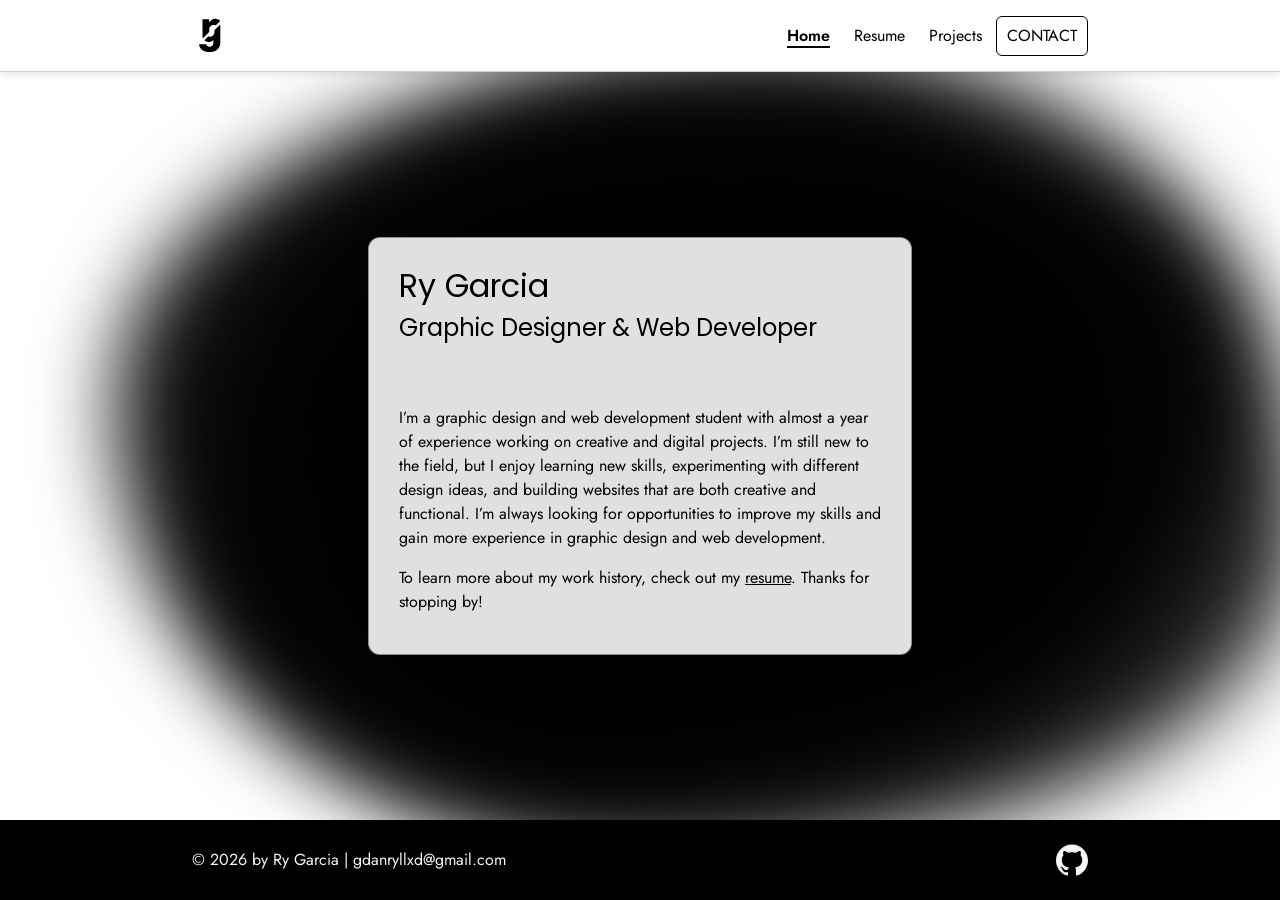
<file: index.html>
<!DOCTYPE html>
<html lang="en">
  <head>
    <meta charset="UTF-8">
    <meta name="viewport" content="width=device-width, initial-scale=1.0">
    <title>Ry Garcia | Graphic Designer &amp; Web Developer</title>
    <meta name="description" content="Ry Garcia is a graphic design and web development student creating geometric, thoughtful digital experiences.">
    <link rel="icon" href="logo%20animation/monogram.svg" type="image/svg+xml">

    <link rel="preconnect" href="https://fonts.googleapis.com">
    <link rel="preconnect" href="https://fonts.gstatic.com" crossorigin>
    <link href="https://fonts.googleapis.com/css2?family=Jost:ital,wght@0,100..900;1,100..900&family=Poppins:wght@400;500;600&display=swap" rel="stylesheet">

    <link rel="stylesheet" href="css/styles.css">
  </head>

  <body class="home">
    <a class="skip-link" href="#main-content">Skip to content</a>

    <div class="navWrap">
      <a href="index.html" class="navLogo" aria-label="Home">
        <svg class="logo" viewBox="0 0 500 500" role="img" aria-label="Ry Garcia monogram">
          <path class="logo-g" d="M280.364,178.832c.059,8.185.182,16.949.182,23.941,0,30.855-29.593,56.183-61.036,56.183-6.953,0-11.017-1.473-14.735-4.535l-49.396,49.396c11.145,12.104,33.011,21.149,50.374,21.149,29.133,0,41.964-6.332,60.46-25.448h.923v35.435c0,32.635-21.731,49.42-47.626,49.42-24.506,0-37.915-12.589-40.227-31.703h-91.092c5.085,57.347,54.099,97.908,131.319,97.908,79.532,0,134.557-44.757,134.557-120.287V105.129l-73.703,73.703Z"></path>
          <path class="logo-r" d="M131.656,282.285l83.306-83.305.556-36.054c0-27.744,23.435-49.475,54.083-49.475,11.64,0,18.456,2.064,25.304,5.587l57.84-57.84c-9.138-9.321-16.112-13.548-22.907-17.027-9.123-4.065-14.662-5.293-19.506-6.321-8.775-1.862-15.678-2.05-17.744-2.081-16.878-.254-30.786,5.124-37.82,8.492-14.78,7.078-28.645,18.927-39.7,36.821h-1.351v-40.69h-82.93l.846,235.604.025,6.288Z"></path>
        </svg>
      </a>
      <input type="checkbox" id="navToggle" class="navToggle" aria-label="Toggle navigation" aria-controls="primaryNavigation" >
      <label for="navToggle" class="navToggleLabel"><span></span></label>
      <nav id="primaryNavigation" aria-label="Primary navigation">
        <ul>
          <li><a href="index.html" class="current-page" aria-current="page">Home</a></li>
          <li><a href="resume.html">Resume</a></li>
          <li><a href="projects.html">Projects</a></li>
          <li><button type="button" class="btn" popovertarget="contactPopover">Contact</button></li>
        </ul>
      </nav>
    </div>

    <div id="contactPopover" popover role="dialog" aria-labelledby="contactHeading">
      <div class="card">
        <img src="images/ry-garcia.webp" alt="Ry Garcia" width="384" height="512" decoding="async">
        <div class="contact-details">
          <h2 id="contactHeading">Ry Garcia</h2>
          <p class="contact-bio">
            I’m a graphic design and web development student who enjoys learning
            new skills, exploring creative ideas, and building websites that are
            both creative and functional.
          </p>
          <p><a href="mailto:gdanryllxd@gmail.com">gdanryllxd@gmail.com</a></p>
        </div>
        <button type="button" popovertarget="contactPopover" popovertargetaction="hide" aria-label="Close contact" autofocus>&#215;</button>
      </div>
    </div>

    <!-- Introduction. -->
    <div class="content-wrapper">
      <div class="content-bg">
        <header>
          <h1>Ry Garcia</h1>
          <p class="site-subtitle">Graphic Designer &amp; Web Developer</p>
        </header>

        <!-- About me. -->
        <main id="main-content" tabindex="-1">
          <p>
            I’m a graphic design and web development student with almost a year
            of experience working on creative and digital projects. I’m still
            new to the field, but I enjoy learning new skills, experimenting
            with different design ideas, and building websites that are both
            creative and functional. I’m always looking for opportunities to
            improve my skills and gain more experience in graphic design and
            web development.
          </p>

          <p>
            To learn more about my work history, check out my
            <a href="resume.html">resume</a>. Thanks for stopping by!
          </p>
        </main>
      </div>
    </div>

    <!-- Footer and social links. -->
    <footer>
      <p>
        © 2026 by Ry Garcia |
        <a href="mailto:gdanryllxd@gmail.com">gdanryllxd@gmail.com</a>
      </p>

      <ul class="socials">
        <li>
          <a href="https://github.com/rydoesart/ry_garcia_resume" target="_blank" rel="noopener" aria-label="GitHub repository">
            <svg class="github-icon" viewBox="0 0 24 24" aria-hidden="true" focusable="false">
              <path fill="currentColor" d="M12 .297c-6.63 0-12 5.373-12 12 0 5.303 3.438 9.8 8.205 11.385.6.113.82-.258.82-.577 0-.285-.01-1.04-.015-2.04-3.338.724-4.042-1.61-4.042-1.61-.546-1.387-1.333-1.756-1.333-1.756-1.09-.745.083-.73.083-.73 1.205.084 1.84 1.237 1.84 1.237 1.07 1.835 2.807 1.305 3.492.998.108-.776.418-1.305.762-1.605-2.665-.3-5.467-1.334-5.467-5.931 0-1.31.469-2.381 1.235-3.221-.124-.303-.535-1.524.117-3.176 0 0 1.008-.322 3.3 1.23.957-.266 1.983-.399 3.003-.404 1.02.005 2.047.138 3.006.404 2.29-1.552 3.295-1.23 3.295-1.23.655 1.652.243 2.873.12 3.176.77.84 1.232 1.911 1.232 3.221 0 4.609-2.807 5.628-5.479 5.921.43.372.823 1.102.823 2.222 0 1.606-.015 2.903-.015 3.297 0 .322.216.694.825.576C20.565 22.092 24 17.592 24 12.297c0-6.627-5.373-12-12-12Z"/>
            </svg>
          </a>
        </li>
      </ul>
    </footer>

  </body>
</html>
</file>
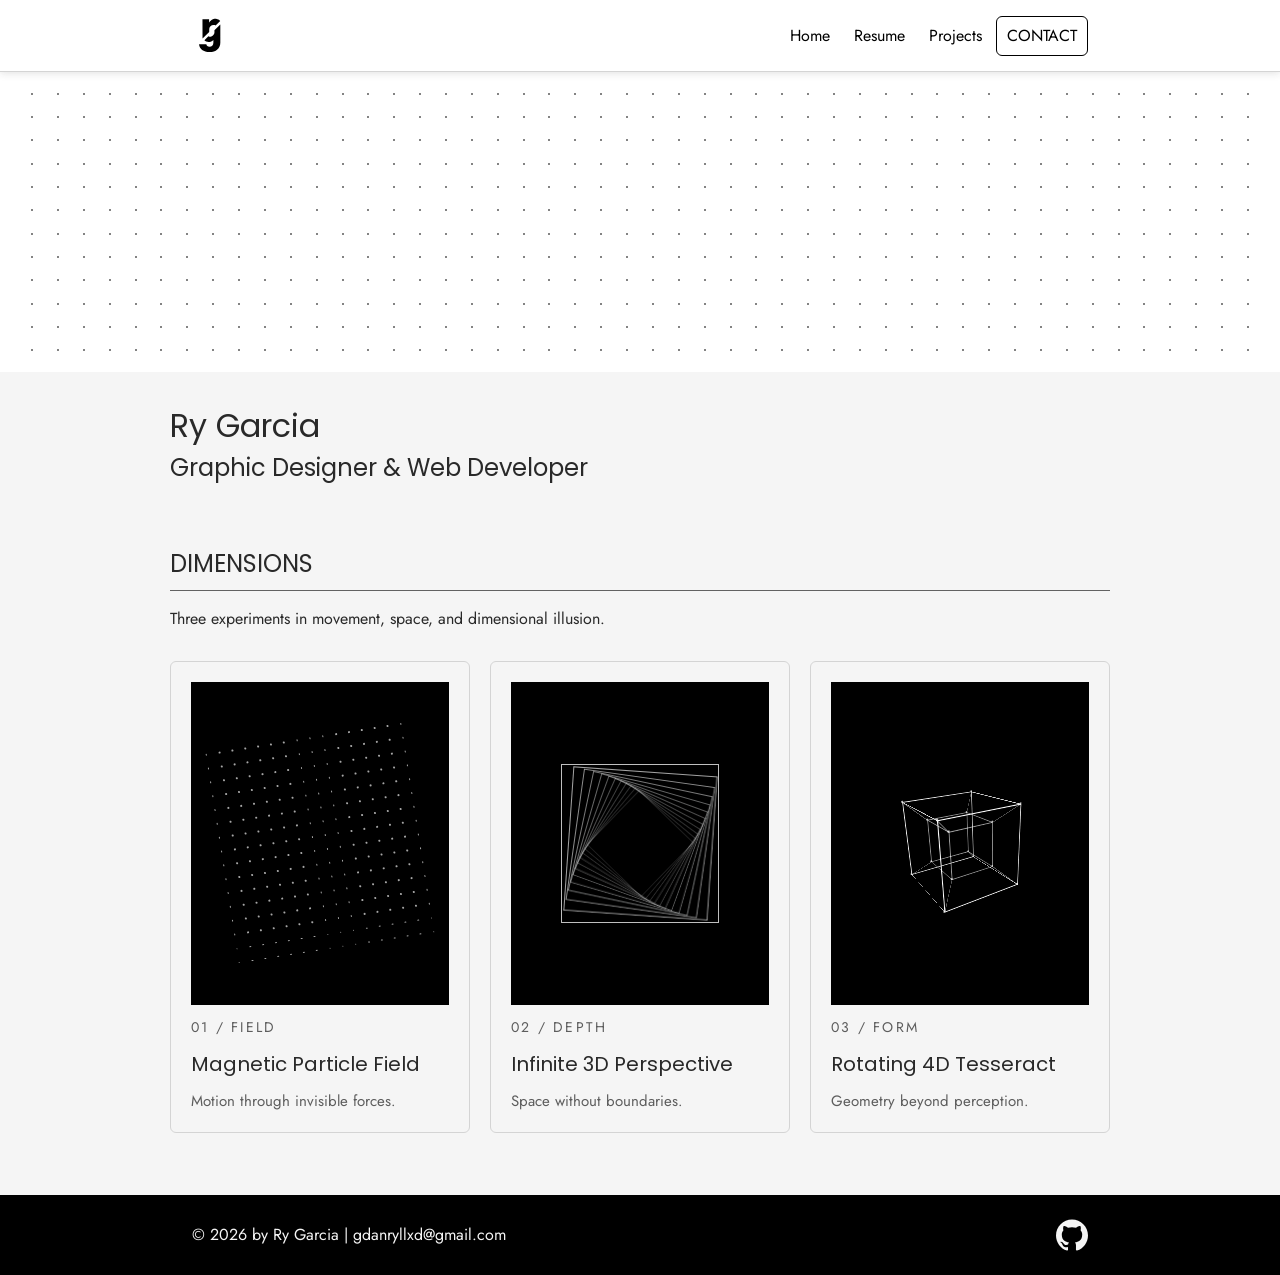
<file: animations.html>
<!DOCTYPE html>
<html lang="en">
  <head>
    <meta charset="UTF-8">
    <meta name="viewport" content="width=device-width, initial-scale=1.0">
    <title>DIMENSIONS | Ry Garcia</title>
    <meta name="description" content="Three CSS motion studies by Ry Garcia: magnetic particle waves, infinite perspective, and a rotating 4D tesseract.">
    <link rel="icon" href="logo%20animation/monogram.svg" type="image/svg+xml">

    <link rel="preconnect" href="https://fonts.googleapis.com">
    <link rel="preconnect" href="https://fonts.gstatic.com" crossorigin>
    <link href="https://fonts.googleapis.com/css2?family=Jost:ital,wght@0,100..900;1,100..900&family=Poppins:wght@400;500;600&display=swap" rel="stylesheet">

    <link rel="stylesheet" href="css/styles.css">
    <link rel="stylesheet" href="css/dimensions.css">
  </head>

  <body class="projects resume">
    <a class="skip-link" href="#main-content">Skip to content</a>
    <div class="navWrap">
      <a href="index.html" class="navLogo" aria-label="Home">
        <svg class="logo" viewBox="0 0 500 500" role="img" aria-label="Ry Garcia monogram">
          <path class="logo-g" d="M280.364,178.832c.059,8.185.182,16.949.182,23.941,0,30.855-29.593,56.183-61.036,56.183-6.953,0-11.017-1.473-14.735-4.535l-49.396,49.396c11.145,12.104,33.011,21.149,50.374,21.149,29.133,0,41.964-6.332,60.46-25.448h.923v35.435c0,32.635-21.731,49.42-47.626,49.42-24.506,0-37.915-12.589-40.227-31.703h-91.092c5.085,57.347,54.099,97.908,131.319,97.908,79.532,0,134.557-44.757,134.557-120.287V105.129l-73.703,73.703Z"></path>
          <path class="logo-r" d="M131.656,282.285l83.306-83.305.556-36.054c0-27.744,23.435-49.475,54.083-49.475,11.64,0,18.456,2.064,25.304,5.587l57.84-57.84c-9.138-9.321-16.112-13.548-22.907-17.027-9.123-4.065-14.662-5.293-19.506-6.321-8.775-1.862-15.678-2.05-17.744-2.081-16.878-.254-30.786,5.124-37.82,8.492-14.78,7.078-28.645,18.927-39.7,36.821h-1.351v-40.69h-82.93l.846,235.604.025,6.288Z"></path>
        </svg>
      </a>
      <input type="checkbox" id="navToggle" class="navToggle" aria-label="Toggle navigation" aria-controls="primaryNavigation">
      <label for="navToggle" class="navToggleLabel"><span></span></label>
      <nav id="primaryNavigation" aria-label="Primary navigation">
        <ul>
          <li><a href="index.html">Home</a></li>
          <li><a href="resume.html">Resume</a></li>
          <li><a href="projects.html">Projects</a></li>
          <li><button type="button" class="btn" popovertarget="contactPopover">Contact</button></li>
        </ul>
      </nav>
    </div>

    <div id="contactPopover" popover role="dialog" aria-labelledby="contactHeading">
      <div class="card">
        <img src="images/ry-garcia.webp" alt="Ry Garcia" width="384" height="512" decoding="async">
        <div class="contact-details">
          <h2 id="contactHeading">Ry Garcia</h2>
          <p class="contact-bio">
            I’m a graphic design and web development student who enjoys learning
            new skills, exploring creative ideas, and building websites that are
            both creative and functional.
          </p>
          <p><a href="mailto:gdanryllxd@gmail.com">gdanryllxd@gmail.com</a></p>
        </div>
        <button type="button" popovertarget="contactPopover" popovertargetaction="hide" aria-label="Close contact" autofocus>&#215;</button>
      </div>
    </div>

    <header>
      <div class="banner-field" aria-hidden="true">
        <div class="banner-row" style="--row: 0">
          <span class="banner-dot"></span><span class="banner-dot"></span><span class="banner-dot"></span><span class="banner-dot"></span><span class="banner-dot"></span><span class="banner-dot"></span><span class="banner-dot"></span><span class="banner-dot"></span><span class="banner-dot"></span><span class="banner-dot"></span><span class="banner-dot"></span><span class="banner-dot"></span><span class="banner-dot"></span><span class="banner-dot"></span><span class="banner-dot"></span><span class="banner-dot"></span>
          <span class="banner-dot"></span><span class="banner-dot"></span><span class="banner-dot"></span><span class="banner-dot"></span><span class="banner-dot"></span><span class="banner-dot"></span><span class="banner-dot"></span><span class="banner-dot"></span><span class="banner-dot"></span><span class="banner-dot"></span><span class="banner-dot"></span><span class="banner-dot"></span><span class="banner-dot"></span><span class="banner-dot"></span><span class="banner-dot"></span><span class="banner-dot"></span>
          <span class="banner-dot"></span><span class="banner-dot"></span><span class="banner-dot"></span><span class="banner-dot"></span><span class="banner-dot"></span><span class="banner-dot"></span><span class="banner-dot"></span><span class="banner-dot"></span><span class="banner-dot"></span><span class="banner-dot"></span><span class="banner-dot"></span><span class="banner-dot"></span><span class="banner-dot"></span><span class="banner-dot"></span><span class="banner-dot"></span><span class="banner-dot"></span>
        </div>
        <div class="banner-row" style="--row: 1">
          <span class="banner-dot"></span><span class="banner-dot"></span><span class="banner-dot"></span><span class="banner-dot"></span><span class="banner-dot"></span><span class="banner-dot"></span><span class="banner-dot"></span><span class="banner-dot"></span><span class="banner-dot"></span><span class="banner-dot"></span><span class="banner-dot"></span><span class="banner-dot"></span><span class="banner-dot"></span><span class="banner-dot"></span><span class="banner-dot"></span><span class="banner-dot"></span>
          <span class="banner-dot"></span><span class="banner-dot"></span><span class="banner-dot"></span><span class="banner-dot"></span><span class="banner-dot"></span><span class="banner-dot"></span><span class="banner-dot"></span><span class="banner-dot"></span><span class="banner-dot"></span><span class="banner-dot"></span><span class="banner-dot"></span><span class="banner-dot"></span><span class="banner-dot"></span><span class="banner-dot"></span><span class="banner-dot"></span><span class="banner-dot"></span>
          <span class="banner-dot"></span><span class="banner-dot"></span><span class="banner-dot"></span><span class="banner-dot"></span><span class="banner-dot"></span><span class="banner-dot"></span><span class="banner-dot"></span><span class="banner-dot"></span><span class="banner-dot"></span><span class="banner-dot"></span><span class="banner-dot"></span><span class="banner-dot"></span><span class="banner-dot"></span><span class="banner-dot"></span><span class="banner-dot"></span><span class="banner-dot"></span>
        </div>
        <div class="banner-row" style="--row: 2">
          <span class="banner-dot"></span><span class="banner-dot"></span><span class="banner-dot"></span><span class="banner-dot"></span><span class="banner-dot"></span><span class="banner-dot"></span><span class="banner-dot"></span><span class="banner-dot"></span><span class="banner-dot"></span><span class="banner-dot"></span><span class="banner-dot"></span><span class="banner-dot"></span><span class="banner-dot"></span><span class="banner-dot"></span><span class="banner-dot"></span><span class="banner-dot"></span>
          <span class="banner-dot"></span><span class="banner-dot"></span><span class="banner-dot"></span><span class="banner-dot"></span><span class="banner-dot"></span><span class="banner-dot"></span><span class="banner-dot"></span><span class="banner-dot"></span><span class="banner-dot"></span><span class="banner-dot"></span><span class="banner-dot"></span><span class="banner-dot"></span><span class="banner-dot"></span><span class="banner-dot"></span><span class="banner-dot"></span><span class="banner-dot"></span>
          <span class="banner-dot"></span><span class="banner-dot"></span><span class="banner-dot"></span><span class="banner-dot"></span><span class="banner-dot"></span><span class="banner-dot"></span><span class="banner-dot"></span><span class="banner-dot"></span><span class="banner-dot"></span><span class="banner-dot"></span><span class="banner-dot"></span><span class="banner-dot"></span><span class="banner-dot"></span><span class="banner-dot"></span><span class="banner-dot"></span><span class="banner-dot"></span>
        </div>
        <div class="banner-row" style="--row: 3">
          <span class="banner-dot"></span><span class="banner-dot"></span><span class="banner-dot"></span><span class="banner-dot"></span><span class="banner-dot"></span><span class="banner-dot"></span><span class="banner-dot"></span><span class="banner-dot"></span><span class="banner-dot"></span><span class="banner-dot"></span><span class="banner-dot"></span><span class="banner-dot"></span><span class="banner-dot"></span><span class="banner-dot"></span><span class="banner-dot"></span><span class="banner-dot"></span>
          <span class="banner-dot"></span><span class="banner-dot"></span><span class="banner-dot"></span><span class="banner-dot"></span><span class="banner-dot"></span><span class="banner-dot"></span><span class="banner-dot"></span><span class="banner-dot"></span><span class="banner-dot"></span><span class="banner-dot"></span><span class="banner-dot"></span><span class="banner-dot"></span><span class="banner-dot"></span><span class="banner-dot"></span><span class="banner-dot"></span><span class="banner-dot"></span>
          <span class="banner-dot"></span><span class="banner-dot"></span><span class="banner-dot"></span><span class="banner-dot"></span><span class="banner-dot"></span><span class="banner-dot"></span><span class="banner-dot"></span><span class="banner-dot"></span><span class="banner-dot"></span><span class="banner-dot"></span><span class="banner-dot"></span><span class="banner-dot"></span><span class="banner-dot"></span><span class="banner-dot"></span><span class="banner-dot"></span><span class="banner-dot"></span>
        </div>
        <div class="banner-row" style="--row: 4">
          <span class="banner-dot"></span><span class="banner-dot"></span><span class="banner-dot"></span><span class="banner-dot"></span><span class="banner-dot"></span><span class="banner-dot"></span><span class="banner-dot"></span><span class="banner-dot"></span><span class="banner-dot"></span><span class="banner-dot"></span><span class="banner-dot"></span><span class="banner-dot"></span><span class="banner-dot"></span><span class="banner-dot"></span><span class="banner-dot"></span><span class="banner-dot"></span>
          <span class="banner-dot"></span><span class="banner-dot"></span><span class="banner-dot"></span><span class="banner-dot"></span><span class="banner-dot"></span><span class="banner-dot"></span><span class="banner-dot"></span><span class="banner-dot"></span><span class="banner-dot"></span><span class="banner-dot"></span><span class="banner-dot"></span><span class="banner-dot"></span><span class="banner-dot"></span><span class="banner-dot"></span><span class="banner-dot"></span><span class="banner-dot"></span>
          <span class="banner-dot"></span><span class="banner-dot"></span><span class="banner-dot"></span><span class="banner-dot"></span><span class="banner-dot"></span><span class="banner-dot"></span><span class="banner-dot"></span><span class="banner-dot"></span><span class="banner-dot"></span><span class="banner-dot"></span><span class="banner-dot"></span><span class="banner-dot"></span><span class="banner-dot"></span><span class="banner-dot"></span><span class="banner-dot"></span><span class="banner-dot"></span>
        </div>
        <div class="banner-row" style="--row: 5">
          <span class="banner-dot"></span><span class="banner-dot"></span><span class="banner-dot"></span><span class="banner-dot"></span><span class="banner-dot"></span><span class="banner-dot"></span><span class="banner-dot"></span><span class="banner-dot"></span><span class="banner-dot"></span><span class="banner-dot"></span><span class="banner-dot"></span><span class="banner-dot"></span><span class="banner-dot"></span><span class="banner-dot"></span><span class="banner-dot"></span><span class="banner-dot"></span>
          <span class="banner-dot"></span><span class="banner-dot"></span><span class="banner-dot"></span><span class="banner-dot"></span><span class="banner-dot"></span><span class="banner-dot"></span><span class="banner-dot"></span><span class="banner-dot"></span><span class="banner-dot"></span><span class="banner-dot"></span><span class="banner-dot"></span><span class="banner-dot"></span><span class="banner-dot"></span><span class="banner-dot"></span><span class="banner-dot"></span><span class="banner-dot"></span>
          <span class="banner-dot"></span><span class="banner-dot"></span><span class="banner-dot"></span><span class="banner-dot"></span><span class="banner-dot"></span><span class="banner-dot"></span><span class="banner-dot"></span><span class="banner-dot"></span><span class="banner-dot"></span><span class="banner-dot"></span><span class="banner-dot"></span><span class="banner-dot"></span><span class="banner-dot"></span><span class="banner-dot"></span><span class="banner-dot"></span><span class="banner-dot"></span>
        </div>
        <div class="banner-row" style="--row: 6">
          <span class="banner-dot"></span><span class="banner-dot"></span><span class="banner-dot"></span><span class="banner-dot"></span><span class="banner-dot"></span><span class="banner-dot"></span><span class="banner-dot"></span><span class="banner-dot"></span><span class="banner-dot"></span><span class="banner-dot"></span><span class="banner-dot"></span><span class="banner-dot"></span><span class="banner-dot"></span><span class="banner-dot"></span><span class="banner-dot"></span><span class="banner-dot"></span>
          <span class="banner-dot"></span><span class="banner-dot"></span><span class="banner-dot"></span><span class="banner-dot"></span><span class="banner-dot"></span><span class="banner-dot"></span><span class="banner-dot"></span><span class="banner-dot"></span><span class="banner-dot"></span><span class="banner-dot"></span><span class="banner-dot"></span><span class="banner-dot"></span><span class="banner-dot"></span><span class="banner-dot"></span><span class="banner-dot"></span><span class="banner-dot"></span>
          <span class="banner-dot"></span><span class="banner-dot"></span><span class="banner-dot"></span><span class="banner-dot"></span><span class="banner-dot"></span><span class="banner-dot"></span><span class="banner-dot"></span><span class="banner-dot"></span><span class="banner-dot"></span><span class="banner-dot"></span><span class="banner-dot"></span><span class="banner-dot"></span><span class="banner-dot"></span><span class="banner-dot"></span><span class="banner-dot"></span><span class="banner-dot"></span>
        </div>
        <div class="banner-row" style="--row: 7">
          <span class="banner-dot"></span><span class="banner-dot"></span><span class="banner-dot"></span><span class="banner-dot"></span><span class="banner-dot"></span><span class="banner-dot"></span><span class="banner-dot"></span><span class="banner-dot"></span><span class="banner-dot"></span><span class="banner-dot"></span><span class="banner-dot"></span><span class="banner-dot"></span><span class="banner-dot"></span><span class="banner-dot"></span><span class="banner-dot"></span><span class="banner-dot"></span>
          <span class="banner-dot"></span><span class="banner-dot"></span><span class="banner-dot"></span><span class="banner-dot"></span><span class="banner-dot"></span><span class="banner-dot"></span><span class="banner-dot"></span><span class="banner-dot"></span><span class="banner-dot"></span><span class="banner-dot"></span><span class="banner-dot"></span><span class="banner-dot"></span><span class="banner-dot"></span><span class="banner-dot"></span><span class="banner-dot"></span><span class="banner-dot"></span>
          <span class="banner-dot"></span><span class="banner-dot"></span><span class="banner-dot"></span><span class="banner-dot"></span><span class="banner-dot"></span><span class="banner-dot"></span><span class="banner-dot"></span><span class="banner-dot"></span><span class="banner-dot"></span><span class="banner-dot"></span><span class="banner-dot"></span><span class="banner-dot"></span><span class="banner-dot"></span><span class="banner-dot"></span><span class="banner-dot"></span><span class="banner-dot"></span>
        </div>
        <div class="banner-row" style="--row: 8">
          <span class="banner-dot"></span><span class="banner-dot"></span><span class="banner-dot"></span><span class="banner-dot"></span><span class="banner-dot"></span><span class="banner-dot"></span><span class="banner-dot"></span><span class="banner-dot"></span><span class="banner-dot"></span><span class="banner-dot"></span><span class="banner-dot"></span><span class="banner-dot"></span><span class="banner-dot"></span><span class="banner-dot"></span><span class="banner-dot"></span><span class="banner-dot"></span>
          <span class="banner-dot"></span><span class="banner-dot"></span><span class="banner-dot"></span><span class="banner-dot"></span><span class="banner-dot"></span><span class="banner-dot"></span><span class="banner-dot"></span><span class="banner-dot"></span><span class="banner-dot"></span><span class="banner-dot"></span><span class="banner-dot"></span><span class="banner-dot"></span><span class="banner-dot"></span><span class="banner-dot"></span><span class="banner-dot"></span><span class="banner-dot"></span>
          <span class="banner-dot"></span><span class="banner-dot"></span><span class="banner-dot"></span><span class="banner-dot"></span><span class="banner-dot"></span><span class="banner-dot"></span><span class="banner-dot"></span><span class="banner-dot"></span><span class="banner-dot"></span><span class="banner-dot"></span><span class="banner-dot"></span><span class="banner-dot"></span><span class="banner-dot"></span><span class="banner-dot"></span><span class="banner-dot"></span><span class="banner-dot"></span>
        </div>
        <div class="banner-row" style="--row: 9">
          <span class="banner-dot"></span><span class="banner-dot"></span><span class="banner-dot"></span><span class="banner-dot"></span><span class="banner-dot"></span><span class="banner-dot"></span><span class="banner-dot"></span><span class="banner-dot"></span><span class="banner-dot"></span><span class="banner-dot"></span><span class="banner-dot"></span><span class="banner-dot"></span><span class="banner-dot"></span><span class="banner-dot"></span><span class="banner-dot"></span><span class="banner-dot"></span>
          <span class="banner-dot"></span><span class="banner-dot"></span><span class="banner-dot"></span><span class="banner-dot"></span><span class="banner-dot"></span><span class="banner-dot"></span><span class="banner-dot"></span><span class="banner-dot"></span><span class="banner-dot"></span><span class="banner-dot"></span><span class="banner-dot"></span><span class="banner-dot"></span><span class="banner-dot"></span><span class="banner-dot"></span><span class="banner-dot"></span><span class="banner-dot"></span>
          <span class="banner-dot"></span><span class="banner-dot"></span><span class="banner-dot"></span><span class="banner-dot"></span><span class="banner-dot"></span><span class="banner-dot"></span><span class="banner-dot"></span><span class="banner-dot"></span><span class="banner-dot"></span><span class="banner-dot"></span><span class="banner-dot"></span><span class="banner-dot"></span><span class="banner-dot"></span><span class="banner-dot"></span><span class="banner-dot"></span><span class="banner-dot"></span>
        </div>
        <div class="banner-row" style="--row: 10">
          <span class="banner-dot"></span><span class="banner-dot"></span><span class="banner-dot"></span><span class="banner-dot"></span><span class="banner-dot"></span><span class="banner-dot"></span><span class="banner-dot"></span><span class="banner-dot"></span><span class="banner-dot"></span><span class="banner-dot"></span><span class="banner-dot"></span><span class="banner-dot"></span><span class="banner-dot"></span><span class="banner-dot"></span><span class="banner-dot"></span><span class="banner-dot"></span>
          <span class="banner-dot"></span><span class="banner-dot"></span><span class="banner-dot"></span><span class="banner-dot"></span><span class="banner-dot"></span><span class="banner-dot"></span><span class="banner-dot"></span><span class="banner-dot"></span><span class="banner-dot"></span><span class="banner-dot"></span><span class="banner-dot"></span><span class="banner-dot"></span><span class="banner-dot"></span><span class="banner-dot"></span><span class="banner-dot"></span><span class="banner-dot"></span>
          <span class="banner-dot"></span><span class="banner-dot"></span><span class="banner-dot"></span><span class="banner-dot"></span><span class="banner-dot"></span><span class="banner-dot"></span><span class="banner-dot"></span><span class="banner-dot"></span><span class="banner-dot"></span><span class="banner-dot"></span><span class="banner-dot"></span><span class="banner-dot"></span><span class="banner-dot"></span><span class="banner-dot"></span><span class="banner-dot"></span><span class="banner-dot"></span>
        </div>
        <div class="banner-row" style="--row: 11">
          <span class="banner-dot"></span><span class="banner-dot"></span><span class="banner-dot"></span><span class="banner-dot"></span><span class="banner-dot"></span><span class="banner-dot"></span><span class="banner-dot"></span><span class="banner-dot"></span><span class="banner-dot"></span><span class="banner-dot"></span><span class="banner-dot"></span><span class="banner-dot"></span><span class="banner-dot"></span><span class="banner-dot"></span><span class="banner-dot"></span><span class="banner-dot"></span>
          <span class="banner-dot"></span><span class="banner-dot"></span><span class="banner-dot"></span><span class="banner-dot"></span><span class="banner-dot"></span><span class="banner-dot"></span><span class="banner-dot"></span><span class="banner-dot"></span><span class="banner-dot"></span><span class="banner-dot"></span><span class="banner-dot"></span><span class="banner-dot"></span><span class="banner-dot"></span><span class="banner-dot"></span><span class="banner-dot"></span><span class="banner-dot"></span>
          <span class="banner-dot"></span><span class="banner-dot"></span><span class="banner-dot"></span><span class="banner-dot"></span><span class="banner-dot"></span><span class="banner-dot"></span><span class="banner-dot"></span><span class="banner-dot"></span><span class="banner-dot"></span><span class="banner-dot"></span><span class="banner-dot"></span><span class="banner-dot"></span><span class="banner-dot"></span><span class="banner-dot"></span><span class="banner-dot"></span><span class="banner-dot"></span>
        </div>
      </div>
      <div class="content-wrapper">
        <h1>Ry Garcia</h1>
        <p class="site-subtitle">Graphic Designer &amp; Web Developer</p>
      </div>
    </header>

    <main id="main-content" class="content-wrapper" tabindex="-1">
      <section class="resume-section dimensions" aria-labelledby="animation-showcase-heading">
        <h2 id="animation-showcase-heading">DIMENSIONS</h2>
        <p class="dimensions-intro">Three experiments in movement, space, and dimensional illusion.</p>
        <div class="project-wrapper dimensions-grid">
          <article class="project-item dimensions-card">
            <div class="dimensions-stage dimensions-stage--field" tabindex="0" role="img" aria-label="Coordinated magnetic particle waves. Hover or focus to expand the field.">
              <div class="magnetic-field" aria-hidden="true">
                <div class="field-row" style="--row: 0"><span class="field-dot"></span><span class="field-dot"></span><span class="field-dot"></span><span class="field-dot"></span><span class="field-dot"></span><span class="field-dot"></span><span class="field-dot"></span><span class="field-dot"></span><span class="field-dot"></span><span class="field-dot"></span><span class="field-dot"></span><span class="field-dot"></span><span class="field-dot"></span><span class="field-dot"></span><span class="field-dot"></span><span class="field-dot"></span></div>
                <div class="field-row" style="--row: 1"><span class="field-dot"></span><span class="field-dot"></span><span class="field-dot"></span><span class="field-dot"></span><span class="field-dot"></span><span class="field-dot"></span><span class="field-dot"></span><span class="field-dot"></span><span class="field-dot"></span><span class="field-dot"></span><span class="field-dot"></span><span class="field-dot"></span><span class="field-dot"></span><span class="field-dot"></span><span class="field-dot"></span><span class="field-dot"></span></div>
                <div class="field-row" style="--row: 2"><span class="field-dot"></span><span class="field-dot"></span><span class="field-dot"></span><span class="field-dot"></span><span class="field-dot"></span><span class="field-dot"></span><span class="field-dot"></span><span class="field-dot"></span><span class="field-dot"></span><span class="field-dot"></span><span class="field-dot"></span><span class="field-dot"></span><span class="field-dot"></span><span class="field-dot"></span><span class="field-dot"></span><span class="field-dot"></span></div>
                <div class="field-row" style="--row: 3"><span class="field-dot"></span><span class="field-dot"></span><span class="field-dot"></span><span class="field-dot"></span><span class="field-dot"></span><span class="field-dot"></span><span class="field-dot"></span><span class="field-dot"></span><span class="field-dot"></span><span class="field-dot"></span><span class="field-dot"></span><span class="field-dot"></span><span class="field-dot"></span><span class="field-dot"></span><span class="field-dot"></span><span class="field-dot"></span></div>
                <div class="field-row" style="--row: 4"><span class="field-dot"></span><span class="field-dot"></span><span class="field-dot"></span><span class="field-dot"></span><span class="field-dot"></span><span class="field-dot"></span><span class="field-dot"></span><span class="field-dot"></span><span class="field-dot"></span><span class="field-dot"></span><span class="field-dot"></span><span class="field-dot"></span><span class="field-dot"></span><span class="field-dot"></span><span class="field-dot"></span><span class="field-dot"></span></div>
                <div class="field-row" style="--row: 5"><span class="field-dot"></span><span class="field-dot"></span><span class="field-dot"></span><span class="field-dot"></span><span class="field-dot"></span><span class="field-dot"></span><span class="field-dot"></span><span class="field-dot"></span><span class="field-dot"></span><span class="field-dot"></span><span class="field-dot"></span><span class="field-dot"></span><span class="field-dot"></span><span class="field-dot"></span><span class="field-dot"></span><span class="field-dot"></span></div>
                <div class="field-row" style="--row: 6"><span class="field-dot"></span><span class="field-dot"></span><span class="field-dot"></span><span class="field-dot"></span><span class="field-dot"></span><span class="field-dot"></span><span class="field-dot"></span><span class="field-dot"></span><span class="field-dot"></span><span class="field-dot"></span><span class="field-dot"></span><span class="field-dot"></span><span class="field-dot"></span><span class="field-dot"></span><span class="field-dot"></span><span class="field-dot"></span></div>
                <div class="field-row" style="--row: 7"><span class="field-dot"></span><span class="field-dot"></span><span class="field-dot"></span><span class="field-dot"></span><span class="field-dot"></span><span class="field-dot"></span><span class="field-dot"></span><span class="field-dot"></span><span class="field-dot"></span><span class="field-dot"></span><span class="field-dot"></span><span class="field-dot"></span><span class="field-dot"></span><span class="field-dot"></span><span class="field-dot"></span><span class="field-dot"></span></div>
                <div class="field-row" style="--row: 8"><span class="field-dot"></span><span class="field-dot"></span><span class="field-dot"></span><span class="field-dot"></span><span class="field-dot"></span><span class="field-dot"></span><span class="field-dot"></span><span class="field-dot"></span><span class="field-dot"></span><span class="field-dot"></span><span class="field-dot"></span><span class="field-dot"></span><span class="field-dot"></span><span class="field-dot"></span><span class="field-dot"></span><span class="field-dot"></span></div>
                <div class="field-row" style="--row: 9"><span class="field-dot"></span><span class="field-dot"></span><span class="field-dot"></span><span class="field-dot"></span><span class="field-dot"></span><span class="field-dot"></span><span class="field-dot"></span><span class="field-dot"></span><span class="field-dot"></span><span class="field-dot"></span><span class="field-dot"></span><span class="field-dot"></span><span class="field-dot"></span><span class="field-dot"></span><span class="field-dot"></span><span class="field-dot"></span></div>
                <div class="field-row" style="--row: 10"><span class="field-dot"></span><span class="field-dot"></span><span class="field-dot"></span><span class="field-dot"></span><span class="field-dot"></span><span class="field-dot"></span><span class="field-dot"></span><span class="field-dot"></span><span class="field-dot"></span><span class="field-dot"></span><span class="field-dot"></span><span class="field-dot"></span><span class="field-dot"></span><span class="field-dot"></span><span class="field-dot"></span><span class="field-dot"></span></div>
                <div class="field-row" style="--row: 11"><span class="field-dot"></span><span class="field-dot"></span><span class="field-dot"></span><span class="field-dot"></span><span class="field-dot"></span><span class="field-dot"></span><span class="field-dot"></span><span class="field-dot"></span><span class="field-dot"></span><span class="field-dot"></span><span class="field-dot"></span><span class="field-dot"></span><span class="field-dot"></span><span class="field-dot"></span><span class="field-dot"></span><span class="field-dot"></span></div>
                <div class="field-row" style="--row: 12"><span class="field-dot"></span><span class="field-dot"></span><span class="field-dot"></span><span class="field-dot"></span><span class="field-dot"></span><span class="field-dot"></span><span class="field-dot"></span><span class="field-dot"></span><span class="field-dot"></span><span class="field-dot"></span><span class="field-dot"></span><span class="field-dot"></span><span class="field-dot"></span><span class="field-dot"></span><span class="field-dot"></span><span class="field-dot"></span></div>
                <div class="field-row" style="--row: 13"><span class="field-dot"></span><span class="field-dot"></span><span class="field-dot"></span><span class="field-dot"></span><span class="field-dot"></span><span class="field-dot"></span><span class="field-dot"></span><span class="field-dot"></span><span class="field-dot"></span><span class="field-dot"></span><span class="field-dot"></span><span class="field-dot"></span><span class="field-dot"></span><span class="field-dot"></span><span class="field-dot"></span><span class="field-dot"></span></div>
                <div class="field-row" style="--row: 14"><span class="field-dot"></span><span class="field-dot"></span><span class="field-dot"></span><span class="field-dot"></span><span class="field-dot"></span><span class="field-dot"></span><span class="field-dot"></span><span class="field-dot"></span><span class="field-dot"></span><span class="field-dot"></span><span class="field-dot"></span><span class="field-dot"></span><span class="field-dot"></span><span class="field-dot"></span><span class="field-dot"></span><span class="field-dot"></span></div>
                <div class="field-row" style="--row: 15"><span class="field-dot"></span><span class="field-dot"></span><span class="field-dot"></span><span class="field-dot"></span><span class="field-dot"></span><span class="field-dot"></span><span class="field-dot"></span><span class="field-dot"></span><span class="field-dot"></span><span class="field-dot"></span><span class="field-dot"></span><span class="field-dot"></span><span class="field-dot"></span><span class="field-dot"></span><span class="field-dot"></span><span class="field-dot"></span></div>
              </div>
            </div>
            <p class="dimensions-label">01 / FIELD</p>
            <h3>Magnetic Particle Field</h3>
            <p class="dimensions-caption">Motion through invisible forces.</p>
          </article>

          <article class="project-item dimensions-card">
            <div class="dimensions-stage dimensions-stage--depth" tabindex="0" role="img" aria-label="Nested geometric frames moving through depth. Hover or focus to shift perspective.">
              <div class="depth-camera" aria-hidden="true">
                <div class="depth-flight">
                  <span class="depth-frame" style="--frame: 0"></span>
                  <span class="depth-frame" style="--frame: 1"></span>
                  <span class="depth-frame" style="--frame: 2"></span>
                  <span class="depth-frame" style="--frame: 3"></span>
                  <span class="depth-frame" style="--frame: 4"></span>
                  <span class="depth-frame" style="--frame: 5"></span>
                  <span class="depth-frame" style="--frame: 6"></span>
                  <span class="depth-frame" style="--frame: 7"></span>
                  <span class="depth-frame" style="--frame: 8"></span>
                  <span class="depth-frame" style="--frame: 9"></span>
                  <span class="depth-frame" style="--frame: 10"></span>
                  <span class="depth-frame" style="--frame: 11"></span>
                </div>
              </div>
            </div>
            <p class="dimensions-label">02 / DEPTH</p>
            <h3>Infinite 3D Perspective</h3>
            <p class="dimensions-caption">Space without boundaries.</p>
          </article>

          <article class="project-item dimensions-card">
            <div class="dimensions-stage dimensions-stage--form" tabindex="0" role="img" aria-label="A connected tesseract projection. Hover or focus to pause its rotation and expand the structure.">
              <div class="form-camera" aria-hidden="true">
                <div class="form-model">
                  <span class="form-vertex" data-vertex="0" style="--ax: -1; --ay: -1; --az: -1; --aw: -1"></span>
                  <span class="form-vertex" data-vertex="1" style="--ax: 1; --ay: -1; --az: -1; --aw: -1"></span>
                  <span class="form-vertex" data-vertex="2" style="--ax: -1; --ay: 1; --az: -1; --aw: -1"></span>
                  <span class="form-vertex" data-vertex="3" style="--ax: 1; --ay: 1; --az: -1; --aw: -1"></span>
                  <span class="form-vertex" data-vertex="4" style="--ax: -1; --ay: -1; --az: 1; --aw: -1"></span>
                  <span class="form-vertex" data-vertex="5" style="--ax: 1; --ay: -1; --az: 1; --aw: -1"></span>
                  <span class="form-vertex" data-vertex="6" style="--ax: -1; --ay: 1; --az: 1; --aw: -1"></span>
                  <span class="form-vertex" data-vertex="7" style="--ax: 1; --ay: 1; --az: 1; --aw: -1"></span>
                  <span class="form-vertex" data-vertex="8" style="--ax: -1; --ay: -1; --az: -1; --aw: 1"></span>
                  <span class="form-vertex" data-vertex="9" style="--ax: 1; --ay: -1; --az: -1; --aw: 1"></span>
                  <span class="form-vertex" data-vertex="10" style="--ax: -1; --ay: 1; --az: -1; --aw: 1"></span>
                  <span class="form-vertex" data-vertex="11" style="--ax: 1; --ay: 1; --az: -1; --aw: 1"></span>
                  <span class="form-vertex" data-vertex="12" style="--ax: -1; --ay: -1; --az: 1; --aw: 1"></span>
                  <span class="form-vertex" data-vertex="13" style="--ax: 1; --ay: -1; --az: 1; --aw: 1"></span>
                  <span class="form-vertex" data-vertex="14" style="--ax: -1; --ay: 1; --az: 1; --aw: 1"></span>
                  <span class="form-vertex" data-vertex="15" style="--ax: 1; --ay: 1; --az: 1; --aw: 1"></span>
                  <span class="form-edge form-edge--rear" data-edge="0 1" style="--ax: -1; --ay: -1; --az: -1; --aw: -1; --bx: 1; --by: -1; --bz: -1; --bw: -1"></span>
                  <span class="form-edge form-edge--rear" data-edge="0 2" style="--ax: -1; --ay: -1; --az: -1; --aw: -1; --bx: -1; --by: 1; --bz: -1; --bw: -1"></span>
                  <span class="form-edge form-edge--rear" data-edge="0 4" style="--ax: -1; --ay: -1; --az: -1; --aw: -1; --bx: -1; --by: -1; --bz: 1; --bw: -1"></span>
                  <span class="form-edge form-edge--rear" data-edge="1 3" style="--ax: 1; --ay: -1; --az: -1; --aw: -1; --bx: 1; --by: 1; --bz: -1; --bw: -1"></span>
                  <span class="form-edge form-edge--rear" data-edge="1 5" style="--ax: 1; --ay: -1; --az: -1; --aw: -1; --bx: 1; --by: -1; --bz: 1; --bw: -1"></span>
                  <span class="form-edge form-edge--rear" data-edge="2 3" style="--ax: -1; --ay: 1; --az: -1; --aw: -1; --bx: 1; --by: 1; --bz: -1; --bw: -1"></span>
                  <span class="form-edge form-edge--rear" data-edge="2 6" style="--ax: -1; --ay: 1; --az: -1; --aw: -1; --bx: -1; --by: 1; --bz: 1; --bw: -1"></span>
                  <span class="form-edge form-edge--rear" data-edge="3 7" style="--ax: 1; --ay: 1; --az: -1; --aw: -1; --bx: 1; --by: 1; --bz: 1; --bw: -1"></span>
                  <span class="form-edge form-edge--rear" data-edge="4 5" style="--ax: -1; --ay: -1; --az: 1; --aw: -1; --bx: 1; --by: -1; --bz: 1; --bw: -1"></span>
                  <span class="form-edge form-edge--rear" data-edge="4 6" style="--ax: -1; --ay: -1; --az: 1; --aw: -1; --bx: -1; --by: 1; --bz: 1; --bw: -1"></span>
                  <span class="form-edge form-edge--rear" data-edge="5 7" style="--ax: 1; --ay: -1; --az: 1; --aw: -1; --bx: 1; --by: 1; --bz: 1; --bw: -1"></span>
                  <span class="form-edge form-edge--rear" data-edge="6 7" style="--ax: -1; --ay: 1; --az: 1; --aw: -1; --bx: 1; --by: 1; --bz: 1; --bw: -1"></span>
                  <span class="form-edge form-edge--connector" data-edge="0 8" style="--ax: -1; --ay: -1; --az: -1; --aw: -1; --bx: -1; --by: -1; --bz: -1; --bw: 1"></span>
                  <span class="form-edge form-edge--connector" data-edge="1 9" style="--ax: 1; --ay: -1; --az: -1; --aw: -1; --bx: 1; --by: -1; --bz: -1; --bw: 1"></span>
                  <span class="form-edge form-edge--connector" data-edge="2 10" style="--ax: -1; --ay: 1; --az: -1; --aw: -1; --bx: -1; --by: 1; --bz: -1; --bw: 1"></span>
                  <span class="form-edge form-edge--connector" data-edge="3 11" style="--ax: 1; --ay: 1; --az: -1; --aw: -1; --bx: 1; --by: 1; --bz: -1; --bw: 1"></span>
                  <span class="form-edge form-edge--connector" data-edge="4 12" style="--ax: -1; --ay: -1; --az: 1; --aw: -1; --bx: -1; --by: -1; --bz: 1; --bw: 1"></span>
                  <span class="form-edge form-edge--connector" data-edge="5 13" style="--ax: 1; --ay: -1; --az: 1; --aw: -1; --bx: 1; --by: -1; --bz: 1; --bw: 1"></span>
                  <span class="form-edge form-edge--connector" data-edge="6 14" style="--ax: -1; --ay: 1; --az: 1; --aw: -1; --bx: -1; --by: 1; --bz: 1; --bw: 1"></span>
                  <span class="form-edge form-edge--connector" data-edge="7 15" style="--ax: 1; --ay: 1; --az: 1; --aw: -1; --bx: 1; --by: 1; --bz: 1; --bw: 1"></span>
                  <span class="form-edge" data-edge="8 9" style="--ax: -1; --ay: -1; --az: -1; --aw: 1; --bx: 1; --by: -1; --bz: -1; --bw: 1"></span>
                  <span class="form-edge" data-edge="8 10" style="--ax: -1; --ay: -1; --az: -1; --aw: 1; --bx: -1; --by: 1; --bz: -1; --bw: 1"></span>
                  <span class="form-edge" data-edge="8 12" style="--ax: -1; --ay: -1; --az: -1; --aw: 1; --bx: -1; --by: -1; --bz: 1; --bw: 1"></span>
                  <span class="form-edge" data-edge="9 11" style="--ax: 1; --ay: -1; --az: -1; --aw: 1; --bx: 1; --by: 1; --bz: -1; --bw: 1"></span>
                  <span class="form-edge" data-edge="9 13" style="--ax: 1; --ay: -1; --az: -1; --aw: 1; --bx: 1; --by: -1; --bz: 1; --bw: 1"></span>
                  <span class="form-edge" data-edge="10 11" style="--ax: -1; --ay: 1; --az: -1; --aw: 1; --bx: 1; --by: 1; --bz: -1; --bw: 1"></span>
                  <span class="form-edge" data-edge="10 14" style="--ax: -1; --ay: 1; --az: -1; --aw: 1; --bx: -1; --by: 1; --bz: 1; --bw: 1"></span>
                  <span class="form-edge" data-edge="11 15" style="--ax: 1; --ay: 1; --az: -1; --aw: 1; --bx: 1; --by: 1; --bz: 1; --bw: 1"></span>
                  <span class="form-edge" data-edge="12 13" style="--ax: -1; --ay: -1; --az: 1; --aw: 1; --bx: 1; --by: -1; --bz: 1; --bw: 1"></span>
                  <span class="form-edge" data-edge="12 14" style="--ax: -1; --ay: -1; --az: 1; --aw: 1; --bx: -1; --by: 1; --bz: 1; --bw: 1"></span>
                  <span class="form-edge" data-edge="13 15" style="--ax: 1; --ay: -1; --az: 1; --aw: 1; --bx: 1; --by: 1; --bz: 1; --bw: 1"></span>
                  <span class="form-edge" data-edge="14 15" style="--ax: -1; --ay: 1; --az: 1; --aw: 1; --bx: 1; --by: 1; --bz: 1; --bw: 1"></span>
                </div>
              </div>
            </div>
            <p class="dimensions-label">03 / FORM</p>
            <h3>Rotating 4D Tesseract</h3>
            <p class="dimensions-caption">Geometry beyond perception.</p>
          </article>
        </div>
      </section>
    </main>

    <footer>
      <p>
        © 2026 by Ry Garcia |
        <a href="mailto:gdanryllxd@gmail.com">gdanryllxd@gmail.com</a>
      </p>

      <ul class="socials">
        <li>
          <a href="https://github.com/rydoesart/ry_garcia_resume" target="_blank" rel="noopener" aria-label="GitHub repository">
            <svg class="github-icon" viewBox="0 0 24 24" aria-hidden="true" focusable="false">
              <path fill="currentColor" d="M12 .297c-6.63 0-12 5.373-12 12 0 5.303 3.438 9.8 8.205 11.385.6.113.82-.258.82-.577 0-.285-.01-1.04-.015-2.04-3.338.724-4.042-1.61-4.042-1.61-.546-1.387-1.333-1.756-1.333-1.756-1.09-.745.083-.73.083-.73 1.205.084 1.84 1.237 1.84 1.237 1.07 1.835 2.807 1.305 3.492.998.108-.776.418-1.305.762-1.605-2.665-.3-5.467-1.334-5.467-5.931 0-1.31.469-2.381 1.235-3.221-.124-.303-.535-1.524.117-3.176 0 0 1.008-.322 3.3 1.23.957-.266 1.983-.399 3.003-.404 1.02.005 2.047.138 3.006.404 2.29-1.552 3.295-1.23 3.295-1.23.655 1.652.243 2.873.12 3.176.77.84 1.232 1.911 1.232 3.221 0 4.609-2.807 5.628-5.479 5.921.43.372.823 1.102.823 2.222 0 1.606-.015 2.903-.015 3.297 0 .322.216.694.825.576C20.565 22.092 24 17.592 24 12.297c0-6.627-5.373-12-12-12Z"/>
            </svg>
          </a>
        </li>
      </ul>
    </footer>
  </body>
</html>
</file>
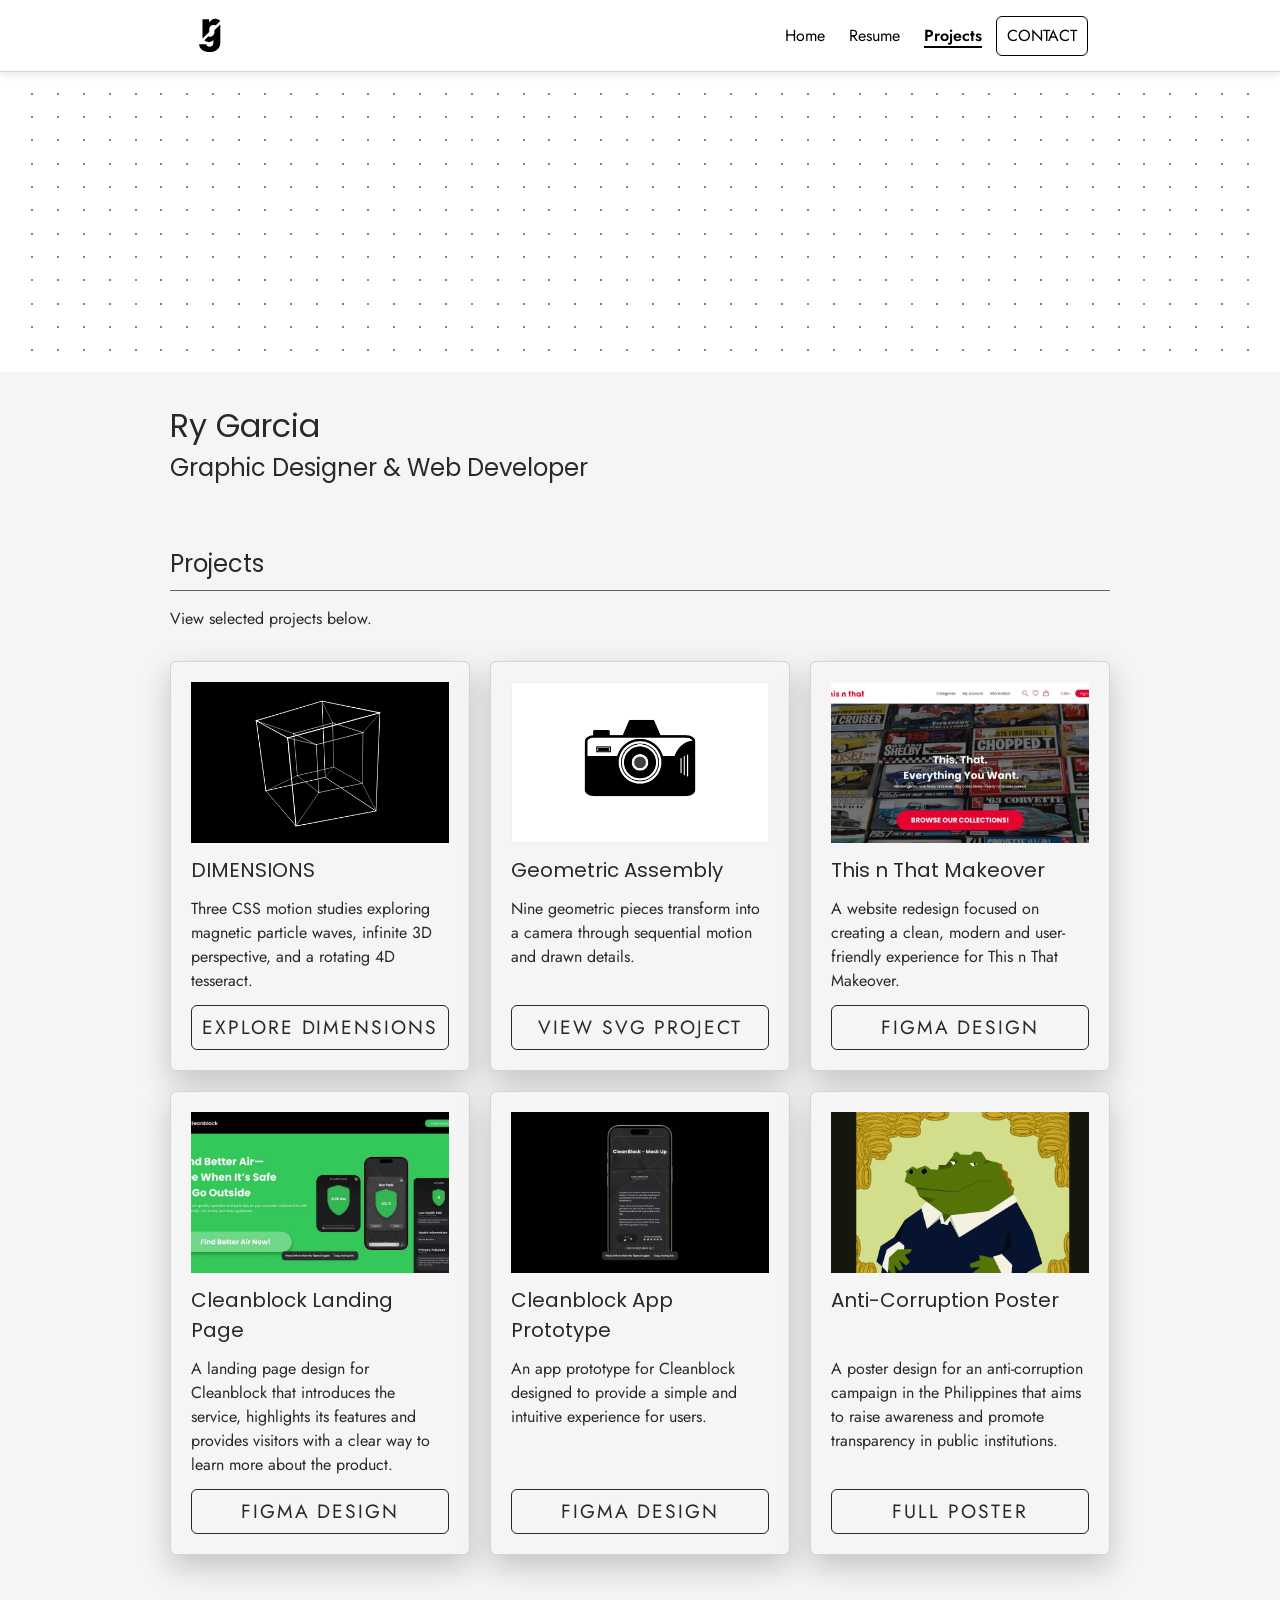
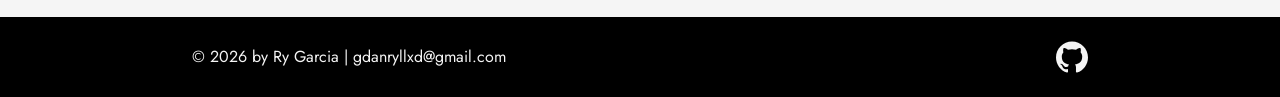
<file: projects.html>
<!DOCTYPE html>
<html lang="en">
  <head>
    <meta charset="UTF-8">
    <meta name="viewport" content="width=device-width, initial-scale=1.0">
    <title>Projects | Ry Garcia</title>
    <meta name="description" content="Selected graphic design, web design and motion projects by Ry Garcia, including DIMENSIONS and Geometric Assembly.">
    <link rel="icon" href="logo%20animation/monogram.svg" type="image/svg+xml">

    <link rel="preconnect" href="https://fonts.googleapis.com">
    <link rel="preconnect" href="https://fonts.gstatic.com" crossorigin>
    <link href="https://fonts.googleapis.com/css2?family=Jost:ital,wght@0,100..900;1,100..900&family=Poppins:wght@400;500;600&display=swap" rel="stylesheet">

    <link rel="stylesheet" href="css/styles.css">
  </head>

    <body class="projects resume">
    <a class="skip-link" href="#main-content">Skip to content</a>
      <div class="navWrap">
        <a href="index.html" class="navLogo" aria-label="Home">
          <svg class="logo" viewBox="0 0 500 500" role="img" aria-label="Ry Garcia monogram">
            <path class="logo-g" d="M280.364,178.832c.059,8.185.182,16.949.182,23.941,0,30.855-29.593,56.183-61.036,56.183-6.953,0-11.017-1.473-14.735-4.535l-49.396,49.396c11.145,12.104,33.011,21.149,50.374,21.149,29.133,0,41.964-6.332,60.46-25.448h.923v35.435c0,32.635-21.731,49.42-47.626,49.42-24.506,0-37.915-12.589-40.227-31.703h-91.092c5.085,57.347,54.099,97.908,131.319,97.908,79.532,0,134.557-44.757,134.557-120.287V105.129l-73.703,73.703Z"></path>
            <path class="logo-r" d="M131.656,282.285l83.306-83.305.556-36.054c0-27.744,23.435-49.475,54.083-49.475,11.64,0,18.456,2.064,25.304,5.587l57.84-57.84c-9.138-9.321-16.112-13.548-22.907-17.027-9.123-4.065-14.662-5.293-19.506-6.321-8.775-1.862-15.678-2.05-17.744-2.081-16.878-.254-30.786,5.124-37.82,8.492-14.78,7.078-28.645,18.927-39.7,36.821h-1.351v-40.69h-82.93l.846,235.604.025,6.288Z"></path>
          </svg>
        </a>
        <input type="checkbox" id="navToggle" class="navToggle" aria-label="Toggle navigation" aria-controls="primaryNavigation" >
        <label for="navToggle" class="navToggleLabel"><span></span></label>
        <nav id="primaryNavigation" aria-label="Primary navigation">
          <ul>
            <li><a href="index.html">Home</a></li>
            <li><a href="resume.html">Resume</a></li>
            <li><a href="projects.html" class="current-page" aria-current="page">Projects</a></li>
            <li><button type="button" class="btn" popovertarget="contactPopover">Contact</button></li>
          </ul>
        </nav>
      </div>

    <div id="contactPopover" popover role="dialog" aria-labelledby="contactHeading">
      <div class="card">
        <img src="images/ry-garcia.webp" alt="Ry Garcia" width="384" height="512" decoding="async">
        <div class="contact-details">
          <h2 id="contactHeading">Ry Garcia</h2>
          <p class="contact-bio">
            I’m a graphic design and web development student who enjoys learning
            new skills, exploring creative ideas, and building websites that are
            both creative and functional.
          </p>
          <p><a href="mailto:gdanryllxd@gmail.com">gdanryllxd@gmail.com</a></p>
        </div>
        <button type="button" popovertarget="contactPopover" popovertargetaction="hide" aria-label="Close contact" autofocus>&#215;</button>
      </div>
    </div>
    
        <header>
          <div class="banner-field" aria-hidden="true">
            <div class="banner-row" style="--row: 0">
              <span class="banner-dot"></span><span class="banner-dot"></span><span class="banner-dot"></span><span class="banner-dot"></span><span class="banner-dot"></span><span class="banner-dot"></span><span class="banner-dot"></span><span class="banner-dot"></span><span class="banner-dot"></span><span class="banner-dot"></span><span class="banner-dot"></span><span class="banner-dot"></span><span class="banner-dot"></span><span class="banner-dot"></span><span class="banner-dot"></span><span class="banner-dot"></span>
              <span class="banner-dot"></span><span class="banner-dot"></span><span class="banner-dot"></span><span class="banner-dot"></span><span class="banner-dot"></span><span class="banner-dot"></span><span class="banner-dot"></span><span class="banner-dot"></span><span class="banner-dot"></span><span class="banner-dot"></span><span class="banner-dot"></span><span class="banner-dot"></span><span class="banner-dot"></span><span class="banner-dot"></span><span class="banner-dot"></span><span class="banner-dot"></span>
              <span class="banner-dot"></span><span class="banner-dot"></span><span class="banner-dot"></span><span class="banner-dot"></span><span class="banner-dot"></span><span class="banner-dot"></span><span class="banner-dot"></span><span class="banner-dot"></span><span class="banner-dot"></span><span class="banner-dot"></span><span class="banner-dot"></span><span class="banner-dot"></span><span class="banner-dot"></span><span class="banner-dot"></span><span class="banner-dot"></span><span class="banner-dot"></span>
            </div>
            <div class="banner-row" style="--row: 1">
              <span class="banner-dot"></span><span class="banner-dot"></span><span class="banner-dot"></span><span class="banner-dot"></span><span class="banner-dot"></span><span class="banner-dot"></span><span class="banner-dot"></span><span class="banner-dot"></span><span class="banner-dot"></span><span class="banner-dot"></span><span class="banner-dot"></span><span class="banner-dot"></span><span class="banner-dot"></span><span class="banner-dot"></span><span class="banner-dot"></span><span class="banner-dot"></span>
              <span class="banner-dot"></span><span class="banner-dot"></span><span class="banner-dot"></span><span class="banner-dot"></span><span class="banner-dot"></span><span class="banner-dot"></span><span class="banner-dot"></span><span class="banner-dot"></span><span class="banner-dot"></span><span class="banner-dot"></span><span class="banner-dot"></span><span class="banner-dot"></span><span class="banner-dot"></span><span class="banner-dot"></span><span class="banner-dot"></span><span class="banner-dot"></span>
              <span class="banner-dot"></span><span class="banner-dot"></span><span class="banner-dot"></span><span class="banner-dot"></span><span class="banner-dot"></span><span class="banner-dot"></span><span class="banner-dot"></span><span class="banner-dot"></span><span class="banner-dot"></span><span class="banner-dot"></span><span class="banner-dot"></span><span class="banner-dot"></span><span class="banner-dot"></span><span class="banner-dot"></span><span class="banner-dot"></span><span class="banner-dot"></span>
            </div>
            <div class="banner-row" style="--row: 2">
              <span class="banner-dot"></span><span class="banner-dot"></span><span class="banner-dot"></span><span class="banner-dot"></span><span class="banner-dot"></span><span class="banner-dot"></span><span class="banner-dot"></span><span class="banner-dot"></span><span class="banner-dot"></span><span class="banner-dot"></span><span class="banner-dot"></span><span class="banner-dot"></span><span class="banner-dot"></span><span class="banner-dot"></span><span class="banner-dot"></span><span class="banner-dot"></span>
              <span class="banner-dot"></span><span class="banner-dot"></span><span class="banner-dot"></span><span class="banner-dot"></span><span class="banner-dot"></span><span class="banner-dot"></span><span class="banner-dot"></span><span class="banner-dot"></span><span class="banner-dot"></span><span class="banner-dot"></span><span class="banner-dot"></span><span class="banner-dot"></span><span class="banner-dot"></span><span class="banner-dot"></span><span class="banner-dot"></span><span class="banner-dot"></span>
              <span class="banner-dot"></span><span class="banner-dot"></span><span class="banner-dot"></span><span class="banner-dot"></span><span class="banner-dot"></span><span class="banner-dot"></span><span class="banner-dot"></span><span class="banner-dot"></span><span class="banner-dot"></span><span class="banner-dot"></span><span class="banner-dot"></span><span class="banner-dot"></span><span class="banner-dot"></span><span class="banner-dot"></span><span class="banner-dot"></span><span class="banner-dot"></span>
            </div>
            <div class="banner-row" style="--row: 3">
              <span class="banner-dot"></span><span class="banner-dot"></span><span class="banner-dot"></span><span class="banner-dot"></span><span class="banner-dot"></span><span class="banner-dot"></span><span class="banner-dot"></span><span class="banner-dot"></span><span class="banner-dot"></span><span class="banner-dot"></span><span class="banner-dot"></span><span class="banner-dot"></span><span class="banner-dot"></span><span class="banner-dot"></span><span class="banner-dot"></span><span class="banner-dot"></span>
              <span class="banner-dot"></span><span class="banner-dot"></span><span class="banner-dot"></span><span class="banner-dot"></span><span class="banner-dot"></span><span class="banner-dot"></span><span class="banner-dot"></span><span class="banner-dot"></span><span class="banner-dot"></span><span class="banner-dot"></span><span class="banner-dot"></span><span class="banner-dot"></span><span class="banner-dot"></span><span class="banner-dot"></span><span class="banner-dot"></span><span class="banner-dot"></span>
              <span class="banner-dot"></span><span class="banner-dot"></span><span class="banner-dot"></span><span class="banner-dot"></span><span class="banner-dot"></span><span class="banner-dot"></span><span class="banner-dot"></span><span class="banner-dot"></span><span class="banner-dot"></span><span class="banner-dot"></span><span class="banner-dot"></span><span class="banner-dot"></span><span class="banner-dot"></span><span class="banner-dot"></span><span class="banner-dot"></span><span class="banner-dot"></span>
            </div>
            <div class="banner-row" style="--row: 4">
              <span class="banner-dot"></span><span class="banner-dot"></span><span class="banner-dot"></span><span class="banner-dot"></span><span class="banner-dot"></span><span class="banner-dot"></span><span class="banner-dot"></span><span class="banner-dot"></span><span class="banner-dot"></span><span class="banner-dot"></span><span class="banner-dot"></span><span class="banner-dot"></span><span class="banner-dot"></span><span class="banner-dot"></span><span class="banner-dot"></span><span class="banner-dot"></span>
              <span class="banner-dot"></span><span class="banner-dot"></span><span class="banner-dot"></span><span class="banner-dot"></span><span class="banner-dot"></span><span class="banner-dot"></span><span class="banner-dot"></span><span class="banner-dot"></span><span class="banner-dot"></span><span class="banner-dot"></span><span class="banner-dot"></span><span class="banner-dot"></span><span class="banner-dot"></span><span class="banner-dot"></span><span class="banner-dot"></span><span class="banner-dot"></span>
              <span class="banner-dot"></span><span class="banner-dot"></span><span class="banner-dot"></span><span class="banner-dot"></span><span class="banner-dot"></span><span class="banner-dot"></span><span class="banner-dot"></span><span class="banner-dot"></span><span class="banner-dot"></span><span class="banner-dot"></span><span class="banner-dot"></span><span class="banner-dot"></span><span class="banner-dot"></span><span class="banner-dot"></span><span class="banner-dot"></span><span class="banner-dot"></span>
            </div>
            <div class="banner-row" style="--row: 5">
              <span class="banner-dot"></span><span class="banner-dot"></span><span class="banner-dot"></span><span class="banner-dot"></span><span class="banner-dot"></span><span class="banner-dot"></span><span class="banner-dot"></span><span class="banner-dot"></span><span class="banner-dot"></span><span class="banner-dot"></span><span class="banner-dot"></span><span class="banner-dot"></span><span class="banner-dot"></span><span class="banner-dot"></span><span class="banner-dot"></span><span class="banner-dot"></span>
              <span class="banner-dot"></span><span class="banner-dot"></span><span class="banner-dot"></span><span class="banner-dot"></span><span class="banner-dot"></span><span class="banner-dot"></span><span class="banner-dot"></span><span class="banner-dot"></span><span class="banner-dot"></span><span class="banner-dot"></span><span class="banner-dot"></span><span class="banner-dot"></span><span class="banner-dot"></span><span class="banner-dot"></span><span class="banner-dot"></span><span class="banner-dot"></span>
              <span class="banner-dot"></span><span class="banner-dot"></span><span class="banner-dot"></span><span class="banner-dot"></span><span class="banner-dot"></span><span class="banner-dot"></span><span class="banner-dot"></span><span class="banner-dot"></span><span class="banner-dot"></span><span class="banner-dot"></span><span class="banner-dot"></span><span class="banner-dot"></span><span class="banner-dot"></span><span class="banner-dot"></span><span class="banner-dot"></span><span class="banner-dot"></span>
            </div>
            <div class="banner-row" style="--row: 6">
              <span class="banner-dot"></span><span class="banner-dot"></span><span class="banner-dot"></span><span class="banner-dot"></span><span class="banner-dot"></span><span class="banner-dot"></span><span class="banner-dot"></span><span class="banner-dot"></span><span class="banner-dot"></span><span class="banner-dot"></span><span class="banner-dot"></span><span class="banner-dot"></span><span class="banner-dot"></span><span class="banner-dot"></span><span class="banner-dot"></span><span class="banner-dot"></span>
              <span class="banner-dot"></span><span class="banner-dot"></span><span class="banner-dot"></span><span class="banner-dot"></span><span class="banner-dot"></span><span class="banner-dot"></span><span class="banner-dot"></span><span class="banner-dot"></span><span class="banner-dot"></span><span class="banner-dot"></span><span class="banner-dot"></span><span class="banner-dot"></span><span class="banner-dot"></span><span class="banner-dot"></span><span class="banner-dot"></span><span class="banner-dot"></span>
              <span class="banner-dot"></span><span class="banner-dot"></span><span class="banner-dot"></span><span class="banner-dot"></span><span class="banner-dot"></span><span class="banner-dot"></span><span class="banner-dot"></span><span class="banner-dot"></span><span class="banner-dot"></span><span class="banner-dot"></span><span class="banner-dot"></span><span class="banner-dot"></span><span class="banner-dot"></span><span class="banner-dot"></span><span class="banner-dot"></span><span class="banner-dot"></span>
            </div>
            <div class="banner-row" style="--row: 7">
              <span class="banner-dot"></span><span class="banner-dot"></span><span class="banner-dot"></span><span class="banner-dot"></span><span class="banner-dot"></span><span class="banner-dot"></span><span class="banner-dot"></span><span class="banner-dot"></span><span class="banner-dot"></span><span class="banner-dot"></span><span class="banner-dot"></span><span class="banner-dot"></span><span class="banner-dot"></span><span class="banner-dot"></span><span class="banner-dot"></span><span class="banner-dot"></span>
              <span class="banner-dot"></span><span class="banner-dot"></span><span class="banner-dot"></span><span class="banner-dot"></span><span class="banner-dot"></span><span class="banner-dot"></span><span class="banner-dot"></span><span class="banner-dot"></span><span class="banner-dot"></span><span class="banner-dot"></span><span class="banner-dot"></span><span class="banner-dot"></span><span class="banner-dot"></span><span class="banner-dot"></span><span class="banner-dot"></span><span class="banner-dot"></span>
              <span class="banner-dot"></span><span class="banner-dot"></span><span class="banner-dot"></span><span class="banner-dot"></span><span class="banner-dot"></span><span class="banner-dot"></span><span class="banner-dot"></span><span class="banner-dot"></span><span class="banner-dot"></span><span class="banner-dot"></span><span class="banner-dot"></span><span class="banner-dot"></span><span class="banner-dot"></span><span class="banner-dot"></span><span class="banner-dot"></span><span class="banner-dot"></span>
            </div>
            <div class="banner-row" style="--row: 8">
              <span class="banner-dot"></span><span class="banner-dot"></span><span class="banner-dot"></span><span class="banner-dot"></span><span class="banner-dot"></span><span class="banner-dot"></span><span class="banner-dot"></span><span class="banner-dot"></span><span class="banner-dot"></span><span class="banner-dot"></span><span class="banner-dot"></span><span class="banner-dot"></span><span class="banner-dot"></span><span class="banner-dot"></span><span class="banner-dot"></span><span class="banner-dot"></span>
              <span class="banner-dot"></span><span class="banner-dot"></span><span class="banner-dot"></span><span class="banner-dot"></span><span class="banner-dot"></span><span class="banner-dot"></span><span class="banner-dot"></span><span class="banner-dot"></span><span class="banner-dot"></span><span class="banner-dot"></span><span class="banner-dot"></span><span class="banner-dot"></span><span class="banner-dot"></span><span class="banner-dot"></span><span class="banner-dot"></span><span class="banner-dot"></span>
              <span class="banner-dot"></span><span class="banner-dot"></span><span class="banner-dot"></span><span class="banner-dot"></span><span class="banner-dot"></span><span class="banner-dot"></span><span class="banner-dot"></span><span class="banner-dot"></span><span class="banner-dot"></span><span class="banner-dot"></span><span class="banner-dot"></span><span class="banner-dot"></span><span class="banner-dot"></span><span class="banner-dot"></span><span class="banner-dot"></span><span class="banner-dot"></span>
            </div>
            <div class="banner-row" style="--row: 9">
              <span class="banner-dot"></span><span class="banner-dot"></span><span class="banner-dot"></span><span class="banner-dot"></span><span class="banner-dot"></span><span class="banner-dot"></span><span class="banner-dot"></span><span class="banner-dot"></span><span class="banner-dot"></span><span class="banner-dot"></span><span class="banner-dot"></span><span class="banner-dot"></span><span class="banner-dot"></span><span class="banner-dot"></span><span class="banner-dot"></span><span class="banner-dot"></span>
              <span class="banner-dot"></span><span class="banner-dot"></span><span class="banner-dot"></span><span class="banner-dot"></span><span class="banner-dot"></span><span class="banner-dot"></span><span class="banner-dot"></span><span class="banner-dot"></span><span class="banner-dot"></span><span class="banner-dot"></span><span class="banner-dot"></span><span class="banner-dot"></span><span class="banner-dot"></span><span class="banner-dot"></span><span class="banner-dot"></span><span class="banner-dot"></span>
              <span class="banner-dot"></span><span class="banner-dot"></span><span class="banner-dot"></span><span class="banner-dot"></span><span class="banner-dot"></span><span class="banner-dot"></span><span class="banner-dot"></span><span class="banner-dot"></span><span class="banner-dot"></span><span class="banner-dot"></span><span class="banner-dot"></span><span class="banner-dot"></span><span class="banner-dot"></span><span class="banner-dot"></span><span class="banner-dot"></span><span class="banner-dot"></span>
            </div>
            <div class="banner-row" style="--row: 10">
              <span class="banner-dot"></span><span class="banner-dot"></span><span class="banner-dot"></span><span class="banner-dot"></span><span class="banner-dot"></span><span class="banner-dot"></span><span class="banner-dot"></span><span class="banner-dot"></span><span class="banner-dot"></span><span class="banner-dot"></span><span class="banner-dot"></span><span class="banner-dot"></span><span class="banner-dot"></span><span class="banner-dot"></span><span class="banner-dot"></span><span class="banner-dot"></span>
              <span class="banner-dot"></span><span class="banner-dot"></span><span class="banner-dot"></span><span class="banner-dot"></span><span class="banner-dot"></span><span class="banner-dot"></span><span class="banner-dot"></span><span class="banner-dot"></span><span class="banner-dot"></span><span class="banner-dot"></span><span class="banner-dot"></span><span class="banner-dot"></span><span class="banner-dot"></span><span class="banner-dot"></span><span class="banner-dot"></span><span class="banner-dot"></span>
              <span class="banner-dot"></span><span class="banner-dot"></span><span class="banner-dot"></span><span class="banner-dot"></span><span class="banner-dot"></span><span class="banner-dot"></span><span class="banner-dot"></span><span class="banner-dot"></span><span class="banner-dot"></span><span class="banner-dot"></span><span class="banner-dot"></span><span class="banner-dot"></span><span class="banner-dot"></span><span class="banner-dot"></span><span class="banner-dot"></span><span class="banner-dot"></span>
            </div>
            <div class="banner-row" style="--row: 11">
              <span class="banner-dot"></span><span class="banner-dot"></span><span class="banner-dot"></span><span class="banner-dot"></span><span class="banner-dot"></span><span class="banner-dot"></span><span class="banner-dot"></span><span class="banner-dot"></span><span class="banner-dot"></span><span class="banner-dot"></span><span class="banner-dot"></span><span class="banner-dot"></span><span class="banner-dot"></span><span class="banner-dot"></span><span class="banner-dot"></span><span class="banner-dot"></span>
              <span class="banner-dot"></span><span class="banner-dot"></span><span class="banner-dot"></span><span class="banner-dot"></span><span class="banner-dot"></span><span class="banner-dot"></span><span class="banner-dot"></span><span class="banner-dot"></span><span class="banner-dot"></span><span class="banner-dot"></span><span class="banner-dot"></span><span class="banner-dot"></span><span class="banner-dot"></span><span class="banner-dot"></span><span class="banner-dot"></span><span class="banner-dot"></span>
              <span class="banner-dot"></span><span class="banner-dot"></span><span class="banner-dot"></span><span class="banner-dot"></span><span class="banner-dot"></span><span class="banner-dot"></span><span class="banner-dot"></span><span class="banner-dot"></span><span class="banner-dot"></span><span class="banner-dot"></span><span class="banner-dot"></span><span class="banner-dot"></span><span class="banner-dot"></span><span class="banner-dot"></span><span class="banner-dot"></span><span class="banner-dot"></span>
            </div>
          </div>
          <div class="content-wrapper">
            <h1>Ry Garcia</h1>
            <p class="site-subtitle">Graphic Designer &amp; Web Developer</p>
          </div>
        </header>

        <main id="main-content" class="content-wrapper" tabindex="-1">
      <section class="resume-section">
        <h2>Projects</h2>
        <p>View selected projects below.</p>

        <div class="project-wrapper">

          <article class="project-item">
            <img class="dimensions-cover" src="project-image/tesseract-cover.png"
              alt="White wireframe tesseract on a black background" width="960" height="600" decoding="async" loading="lazy">
            <h3>DIMENSIONS</h3>
            <p>
              Three CSS motion studies exploring magnetic particle waves,
              infinite 3D perspective, and a rotating 4D tesseract.
            </p>
            <a class="btn" href="animations.html">Explore Dimensions</a>
          </article>

          <article class="project-item">
            <img src="project-image/geometric-assembly.png"
              alt="Front view of the assembled black-and-white camera" width="940" height="589" decoding="async" loading="lazy">
            <h3>Geometric Assembly</h3>
            <p>Nine geometric pieces transform into a camera through sequential motion and drawn details.</p>
            <a class="btn" href="svg-project.html">View SVG Project</a>
          </article>

          <article class="project-item">
            <img src="project-image/thisnthat%20makeover.jpeg"
              alt="This n That Makeover website redesign project" width="1920" height="928" decoding="async" loading="lazy">
            <h3>This n That Makeover</h3>
            <p>
              A website redesign focused on creating a clean, modern and
              user-friendly experience for This n That Makeover.
            </p>
            <a class="btn"
              href="https://www.figma.com/proto/Jk49QLk1LfgFJI1vdO6cbc/refurbished?node-id=17-82&t=BjTAiiqMBPHdTwTB-1"
              target="_blank"
              rel="noopener">
              Figma Design
            </a>
          </article>

          <article class="project-item">
            <img src="project-image/cleanblcok%20landing%20page.jpeg"
              alt="Cleanblock Landing Page project" width="1920" height="928" decoding="async" loading="lazy">
            <h3>Cleanblock Landing Page</h3>
            <p>
              A landing page design for Cleanblock that introduces the service,
              highlights its features and provides visitors with a clear way
              to learn more about the product.
            </p>
            <a class="btn"
              href="https://www.figma.com/proto/R1ucoo2ezoiUyPaz18AbUn/Cleanblock-web?t=r57iDnmuc8sFTbwK-1"
              target="_blank"
              rel="noopener">
              Figma Design
            </a>
          </article>

          <article class="project-item">
            <img src="project-image/Cleanblock%20prototype%20app.jpeg"
              alt="Cleanblock App Prototype project" width="1920" height="928" decoding="async" loading="lazy">
            <h3>Cleanblock App Prototype</h3>
            <p>
              An app prototype for Cleanblock designed to provide a simple
              and intuitive experience for users.
            </p>
            <a class="btn"
              href="https://www.figma.com/proto/rrIlFB5rp3JqqvZYNg6P5c/Clean-Block-Mockup?node-id=0-1&t=r57iDnmuc8sFTbwK-1"
              target="_blank"
              rel="noopener">
              Figma Design
            </a>
          </article>

          <article class="project-item corruption-poster">
            <img src="project-image/POSTERfinal%20poster.png"
              alt="Anti-Corruption Poster project" width="792" height="1224" decoding="async" loading="lazy">
            <h3>Anti-Corruption Poster</h3>
            <p>
              A poster design for an anti-corruption campaign in the
              Philippines that aims to raise awareness and promote
              transparency in public institutions.
            </p>
            <a class="btn"
              href="project-image/POSTERfinal%20poster.png"
              target="_blank"
              rel="noopener">
              Full Poster
            </a>
          </article>


        </div>
      </section>
      </main>
      
      <!-- Footer and social links. -->
      <footer>
        <p>
          © 2026 by Ry Garcia |
          <a href="mailto:gdanryllxd@gmail.com">gdanryllxd@gmail.com</a>
        </p>
  
        <ul class="socials">
        <li>
          <a href="https://github.com/rydoesart/ry_garcia_resume" target="_blank" rel="noopener" aria-label="GitHub repository">
            <svg class="github-icon" viewBox="0 0 24 24" aria-hidden="true" focusable="false">
              <path fill="currentColor" d="M12 .297c-6.63 0-12 5.373-12 12 0 5.303 3.438 9.8 8.205 11.385.6.113.82-.258.82-.577 0-.285-.01-1.04-.015-2.04-3.338.724-4.042-1.61-4.042-1.61-.546-1.387-1.333-1.756-1.333-1.756-1.09-.745.083-.73.083-.73 1.205.084 1.84 1.237 1.84 1.237 1.07 1.835 2.807 1.305 3.492.998.108-.776.418-1.305.762-1.605-2.665-.3-5.467-1.334-5.467-5.931 0-1.31.469-2.381 1.235-3.221-.124-.303-.535-1.524.117-3.176 0 0 1.008-.322 3.3 1.23.957-.266 1.983-.399 3.003-.404 1.02.005 2.047.138 3.006.404 2.29-1.552 3.295-1.23 3.295-1.23.655 1.652.243 2.873.12 3.176.77.84 1.232 1.911 1.232 3.221 0 4.609-2.807 5.628-5.479 5.921.43.372.823 1.102.823 2.222 0 1.606-.015 2.903-.015 3.297 0 .322.216.694.825.576C20.565 22.092 24 17.592 24 12.297c0-6.627-5.373-12-12-12Z"/>
            </svg>
          </a>
        </li>
      </ul>
      </footer>
  
    </body>
  </html>
</file>
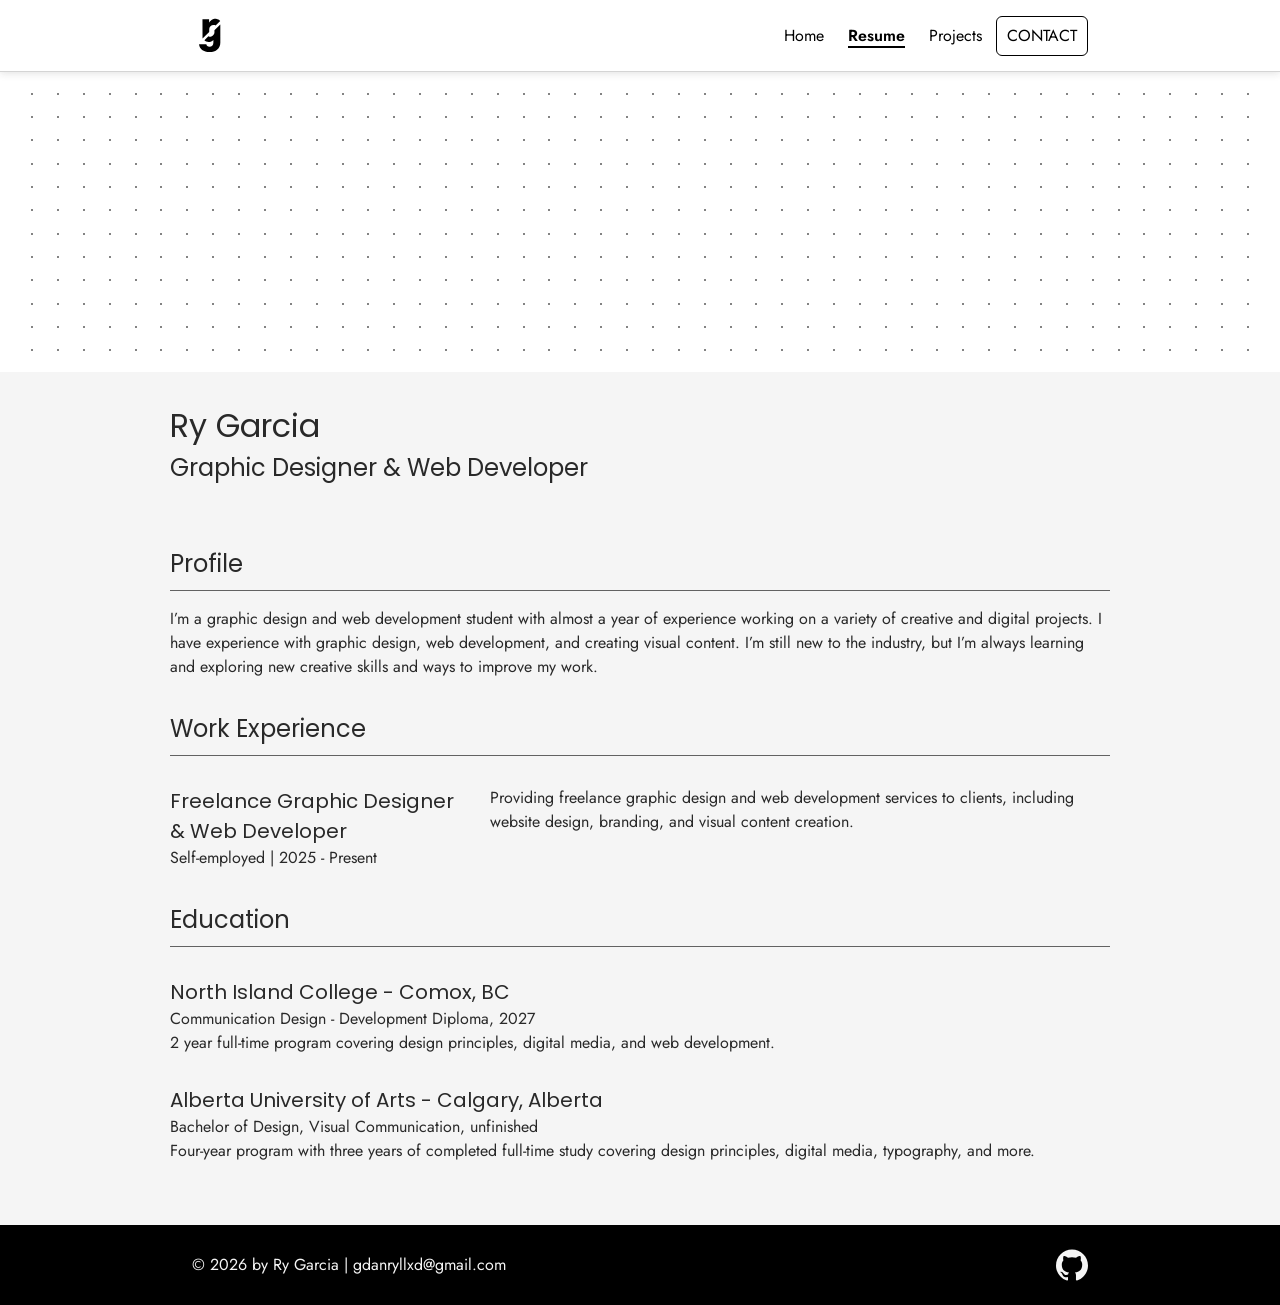
<file: resume.html>
<!DOCTYPE html>
<html lang="en">
  <head>
    <meta charset="UTF-8">
    <meta name="viewport" content="width=device-width, initial-scale=1.0">
    <title>Resume | Ry Garcia</title>
    <meta name="description" content="View the graphic design and web development experience, education and creative background of Ry Garcia.">
    <link rel="icon" href="logo%20animation/monogram.svg" type="image/svg+xml">

    <link rel="preconnect" href="https://fonts.googleapis.com">
    <link rel="preconnect" href="https://fonts.gstatic.com" crossorigin>
    <link href="https://fonts.googleapis.com/css2?family=Jost:ital,wght@0,100..900;1,100..900&family=Poppins:wght@400;500;600&display=swap" rel="stylesheet">

    <link rel="stylesheet" href="css/styles.css">
  </head>

  <body class="resume">
    <a class="skip-link" href="#main-content">Skip to content</a>

    <div class="navWrap">
      <a href="index.html" class="navLogo" aria-label="Home">
        <svg class="logo" viewBox="0 0 500 500" role="img" aria-label="Ry Garcia monogram">
          <path class="logo-g" d="M280.364,178.832c.059,8.185.182,16.949.182,23.941,0,30.855-29.593,56.183-61.036,56.183-6.953,0-11.017-1.473-14.735-4.535l-49.396,49.396c11.145,12.104,33.011,21.149,50.374,21.149,29.133,0,41.964-6.332,60.46-25.448h.923v35.435c0,32.635-21.731,49.42-47.626,49.42-24.506,0-37.915-12.589-40.227-31.703h-91.092c5.085,57.347,54.099,97.908,131.319,97.908,79.532,0,134.557-44.757,134.557-120.287V105.129l-73.703,73.703Z"></path>
          <path class="logo-r" d="M131.656,282.285l83.306-83.305.556-36.054c0-27.744,23.435-49.475,54.083-49.475,11.64,0,18.456,2.064,25.304,5.587l57.84-57.84c-9.138-9.321-16.112-13.548-22.907-17.027-9.123-4.065-14.662-5.293-19.506-6.321-8.775-1.862-15.678-2.05-17.744-2.081-16.878-.254-30.786,5.124-37.82,8.492-14.78,7.078-28.645,18.927-39.7,36.821h-1.351v-40.69h-82.93l.846,235.604.025,6.288Z"></path>
        </svg>
      </a>
      <input type="checkbox" id="navToggle" class="navToggle" aria-label="Toggle navigation" aria-controls="primaryNavigation" >
      <label for="navToggle" class="navToggleLabel"><span></span></label>
      <nav id="primaryNavigation" aria-label="Primary navigation">
        <ul>
          <li><a href="index.html">Home</a></li>
          <li><a href="resume.html" class="current-page" aria-current="page">Resume</a></li>
          <li><a href="projects.html">Projects</a></li>
          <li><button type="button" class="btn" popovertarget="contactPopover">Contact</button></li>
        </ul>
      </nav>
    </div>

    <div id="contactPopover" popover role="dialog" aria-labelledby="contactHeading">
      <div class="card">
        <img src="images/ry-garcia.webp" alt="Ry Garcia" width="384" height="512" decoding="async">
        <div class="contact-details">
          <h2 id="contactHeading">Ry Garcia</h2>
          <p class="contact-bio">
            I’m a graphic design and web development student who enjoys learning
            new skills, exploring creative ideas, and building websites that are
            both creative and functional.
          </p>
          <p><a href="mailto:gdanryllxd@gmail.com">gdanryllxd@gmail.com</a></p>
        </div>
        <button type="button" popovertarget="contactPopover" popovertargetaction="hide" aria-label="Close contact" autofocus>&#215;</button>
      </div>
    </div>

    <!-- Introduction. -->
    <header>
      <div class="banner-field" aria-hidden="true">
        <div class="banner-row" style="--row: 0">
          <span class="banner-dot"></span><span class="banner-dot"></span><span class="banner-dot"></span><span class="banner-dot"></span><span class="banner-dot"></span><span class="banner-dot"></span><span class="banner-dot"></span><span class="banner-dot"></span><span class="banner-dot"></span><span class="banner-dot"></span><span class="banner-dot"></span><span class="banner-dot"></span><span class="banner-dot"></span><span class="banner-dot"></span><span class="banner-dot"></span><span class="banner-dot"></span>
          <span class="banner-dot"></span><span class="banner-dot"></span><span class="banner-dot"></span><span class="banner-dot"></span><span class="banner-dot"></span><span class="banner-dot"></span><span class="banner-dot"></span><span class="banner-dot"></span><span class="banner-dot"></span><span class="banner-dot"></span><span class="banner-dot"></span><span class="banner-dot"></span><span class="banner-dot"></span><span class="banner-dot"></span><span class="banner-dot"></span><span class="banner-dot"></span>
          <span class="banner-dot"></span><span class="banner-dot"></span><span class="banner-dot"></span><span class="banner-dot"></span><span class="banner-dot"></span><span class="banner-dot"></span><span class="banner-dot"></span><span class="banner-dot"></span><span class="banner-dot"></span><span class="banner-dot"></span><span class="banner-dot"></span><span class="banner-dot"></span><span class="banner-dot"></span><span class="banner-dot"></span><span class="banner-dot"></span><span class="banner-dot"></span>
        </div>
        <div class="banner-row" style="--row: 1">
          <span class="banner-dot"></span><span class="banner-dot"></span><span class="banner-dot"></span><span class="banner-dot"></span><span class="banner-dot"></span><span class="banner-dot"></span><span class="banner-dot"></span><span class="banner-dot"></span><span class="banner-dot"></span><span class="banner-dot"></span><span class="banner-dot"></span><span class="banner-dot"></span><span class="banner-dot"></span><span class="banner-dot"></span><span class="banner-dot"></span><span class="banner-dot"></span>
          <span class="banner-dot"></span><span class="banner-dot"></span><span class="banner-dot"></span><span class="banner-dot"></span><span class="banner-dot"></span><span class="banner-dot"></span><span class="banner-dot"></span><span class="banner-dot"></span><span class="banner-dot"></span><span class="banner-dot"></span><span class="banner-dot"></span><span class="banner-dot"></span><span class="banner-dot"></span><span class="banner-dot"></span><span class="banner-dot"></span><span class="banner-dot"></span>
          <span class="banner-dot"></span><span class="banner-dot"></span><span class="banner-dot"></span><span class="banner-dot"></span><span class="banner-dot"></span><span class="banner-dot"></span><span class="banner-dot"></span><span class="banner-dot"></span><span class="banner-dot"></span><span class="banner-dot"></span><span class="banner-dot"></span><span class="banner-dot"></span><span class="banner-dot"></span><span class="banner-dot"></span><span class="banner-dot"></span><span class="banner-dot"></span>
        </div>
        <div class="banner-row" style="--row: 2">
          <span class="banner-dot"></span><span class="banner-dot"></span><span class="banner-dot"></span><span class="banner-dot"></span><span class="banner-dot"></span><span class="banner-dot"></span><span class="banner-dot"></span><span class="banner-dot"></span><span class="banner-dot"></span><span class="banner-dot"></span><span class="banner-dot"></span><span class="banner-dot"></span><span class="banner-dot"></span><span class="banner-dot"></span><span class="banner-dot"></span><span class="banner-dot"></span>
          <span class="banner-dot"></span><span class="banner-dot"></span><span class="banner-dot"></span><span class="banner-dot"></span><span class="banner-dot"></span><span class="banner-dot"></span><span class="banner-dot"></span><span class="banner-dot"></span><span class="banner-dot"></span><span class="banner-dot"></span><span class="banner-dot"></span><span class="banner-dot"></span><span class="banner-dot"></span><span class="banner-dot"></span><span class="banner-dot"></span><span class="banner-dot"></span>
          <span class="banner-dot"></span><span class="banner-dot"></span><span class="banner-dot"></span><span class="banner-dot"></span><span class="banner-dot"></span><span class="banner-dot"></span><span class="banner-dot"></span><span class="banner-dot"></span><span class="banner-dot"></span><span class="banner-dot"></span><span class="banner-dot"></span><span class="banner-dot"></span><span class="banner-dot"></span><span class="banner-dot"></span><span class="banner-dot"></span><span class="banner-dot"></span>
        </div>
        <div class="banner-row" style="--row: 3">
          <span class="banner-dot"></span><span class="banner-dot"></span><span class="banner-dot"></span><span class="banner-dot"></span><span class="banner-dot"></span><span class="banner-dot"></span><span class="banner-dot"></span><span class="banner-dot"></span><span class="banner-dot"></span><span class="banner-dot"></span><span class="banner-dot"></span><span class="banner-dot"></span><span class="banner-dot"></span><span class="banner-dot"></span><span class="banner-dot"></span><span class="banner-dot"></span>
          <span class="banner-dot"></span><span class="banner-dot"></span><span class="banner-dot"></span><span class="banner-dot"></span><span class="banner-dot"></span><span class="banner-dot"></span><span class="banner-dot"></span><span class="banner-dot"></span><span class="banner-dot"></span><span class="banner-dot"></span><span class="banner-dot"></span><span class="banner-dot"></span><span class="banner-dot"></span><span class="banner-dot"></span><span class="banner-dot"></span><span class="banner-dot"></span>
          <span class="banner-dot"></span><span class="banner-dot"></span><span class="banner-dot"></span><span class="banner-dot"></span><span class="banner-dot"></span><span class="banner-dot"></span><span class="banner-dot"></span><span class="banner-dot"></span><span class="banner-dot"></span><span class="banner-dot"></span><span class="banner-dot"></span><span class="banner-dot"></span><span class="banner-dot"></span><span class="banner-dot"></span><span class="banner-dot"></span><span class="banner-dot"></span>
        </div>
        <div class="banner-row" style="--row: 4">
          <span class="banner-dot"></span><span class="banner-dot"></span><span class="banner-dot"></span><span class="banner-dot"></span><span class="banner-dot"></span><span class="banner-dot"></span><span class="banner-dot"></span><span class="banner-dot"></span><span class="banner-dot"></span><span class="banner-dot"></span><span class="banner-dot"></span><span class="banner-dot"></span><span class="banner-dot"></span><span class="banner-dot"></span><span class="banner-dot"></span><span class="banner-dot"></span>
          <span class="banner-dot"></span><span class="banner-dot"></span><span class="banner-dot"></span><span class="banner-dot"></span><span class="banner-dot"></span><span class="banner-dot"></span><span class="banner-dot"></span><span class="banner-dot"></span><span class="banner-dot"></span><span class="banner-dot"></span><span class="banner-dot"></span><span class="banner-dot"></span><span class="banner-dot"></span><span class="banner-dot"></span><span class="banner-dot"></span><span class="banner-dot"></span>
          <span class="banner-dot"></span><span class="banner-dot"></span><span class="banner-dot"></span><span class="banner-dot"></span><span class="banner-dot"></span><span class="banner-dot"></span><span class="banner-dot"></span><span class="banner-dot"></span><span class="banner-dot"></span><span class="banner-dot"></span><span class="banner-dot"></span><span class="banner-dot"></span><span class="banner-dot"></span><span class="banner-dot"></span><span class="banner-dot"></span><span class="banner-dot"></span>
        </div>
        <div class="banner-row" style="--row: 5">
          <span class="banner-dot"></span><span class="banner-dot"></span><span class="banner-dot"></span><span class="banner-dot"></span><span class="banner-dot"></span><span class="banner-dot"></span><span class="banner-dot"></span><span class="banner-dot"></span><span class="banner-dot"></span><span class="banner-dot"></span><span class="banner-dot"></span><span class="banner-dot"></span><span class="banner-dot"></span><span class="banner-dot"></span><span class="banner-dot"></span><span class="banner-dot"></span>
          <span class="banner-dot"></span><span class="banner-dot"></span><span class="banner-dot"></span><span class="banner-dot"></span><span class="banner-dot"></span><span class="banner-dot"></span><span class="banner-dot"></span><span class="banner-dot"></span><span class="banner-dot"></span><span class="banner-dot"></span><span class="banner-dot"></span><span class="banner-dot"></span><span class="banner-dot"></span><span class="banner-dot"></span><span class="banner-dot"></span><span class="banner-dot"></span>
          <span class="banner-dot"></span><span class="banner-dot"></span><span class="banner-dot"></span><span class="banner-dot"></span><span class="banner-dot"></span><span class="banner-dot"></span><span class="banner-dot"></span><span class="banner-dot"></span><span class="banner-dot"></span><span class="banner-dot"></span><span class="banner-dot"></span><span class="banner-dot"></span><span class="banner-dot"></span><span class="banner-dot"></span><span class="banner-dot"></span><span class="banner-dot"></span>
        </div>
        <div class="banner-row" style="--row: 6">
          <span class="banner-dot"></span><span class="banner-dot"></span><span class="banner-dot"></span><span class="banner-dot"></span><span class="banner-dot"></span><span class="banner-dot"></span><span class="banner-dot"></span><span class="banner-dot"></span><span class="banner-dot"></span><span class="banner-dot"></span><span class="banner-dot"></span><span class="banner-dot"></span><span class="banner-dot"></span><span class="banner-dot"></span><span class="banner-dot"></span><span class="banner-dot"></span>
          <span class="banner-dot"></span><span class="banner-dot"></span><span class="banner-dot"></span><span class="banner-dot"></span><span class="banner-dot"></span><span class="banner-dot"></span><span class="banner-dot"></span><span class="banner-dot"></span><span class="banner-dot"></span><span class="banner-dot"></span><span class="banner-dot"></span><span class="banner-dot"></span><span class="banner-dot"></span><span class="banner-dot"></span><span class="banner-dot"></span><span class="banner-dot"></span>
          <span class="banner-dot"></span><span class="banner-dot"></span><span class="banner-dot"></span><span class="banner-dot"></span><span class="banner-dot"></span><span class="banner-dot"></span><span class="banner-dot"></span><span class="banner-dot"></span><span class="banner-dot"></span><span class="banner-dot"></span><span class="banner-dot"></span><span class="banner-dot"></span><span class="banner-dot"></span><span class="banner-dot"></span><span class="banner-dot"></span><span class="banner-dot"></span>
        </div>
        <div class="banner-row" style="--row: 7">
          <span class="banner-dot"></span><span class="banner-dot"></span><span class="banner-dot"></span><span class="banner-dot"></span><span class="banner-dot"></span><span class="banner-dot"></span><span class="banner-dot"></span><span class="banner-dot"></span><span class="banner-dot"></span><span class="banner-dot"></span><span class="banner-dot"></span><span class="banner-dot"></span><span class="banner-dot"></span><span class="banner-dot"></span><span class="banner-dot"></span><span class="banner-dot"></span>
          <span class="banner-dot"></span><span class="banner-dot"></span><span class="banner-dot"></span><span class="banner-dot"></span><span class="banner-dot"></span><span class="banner-dot"></span><span class="banner-dot"></span><span class="banner-dot"></span><span class="banner-dot"></span><span class="banner-dot"></span><span class="banner-dot"></span><span class="banner-dot"></span><span class="banner-dot"></span><span class="banner-dot"></span><span class="banner-dot"></span><span class="banner-dot"></span>
          <span class="banner-dot"></span><span class="banner-dot"></span><span class="banner-dot"></span><span class="banner-dot"></span><span class="banner-dot"></span><span class="banner-dot"></span><span class="banner-dot"></span><span class="banner-dot"></span><span class="banner-dot"></span><span class="banner-dot"></span><span class="banner-dot"></span><span class="banner-dot"></span><span class="banner-dot"></span><span class="banner-dot"></span><span class="banner-dot"></span><span class="banner-dot"></span>
        </div>
        <div class="banner-row" style="--row: 8">
          <span class="banner-dot"></span><span class="banner-dot"></span><span class="banner-dot"></span><span class="banner-dot"></span><span class="banner-dot"></span><span class="banner-dot"></span><span class="banner-dot"></span><span class="banner-dot"></span><span class="banner-dot"></span><span class="banner-dot"></span><span class="banner-dot"></span><span class="banner-dot"></span><span class="banner-dot"></span><span class="banner-dot"></span><span class="banner-dot"></span><span class="banner-dot"></span>
          <span class="banner-dot"></span><span class="banner-dot"></span><span class="banner-dot"></span><span class="banner-dot"></span><span class="banner-dot"></span><span class="banner-dot"></span><span class="banner-dot"></span><span class="banner-dot"></span><span class="banner-dot"></span><span class="banner-dot"></span><span class="banner-dot"></span><span class="banner-dot"></span><span class="banner-dot"></span><span class="banner-dot"></span><span class="banner-dot"></span><span class="banner-dot"></span>
          <span class="banner-dot"></span><span class="banner-dot"></span><span class="banner-dot"></span><span class="banner-dot"></span><span class="banner-dot"></span><span class="banner-dot"></span><span class="banner-dot"></span><span class="banner-dot"></span><span class="banner-dot"></span><span class="banner-dot"></span><span class="banner-dot"></span><span class="banner-dot"></span><span class="banner-dot"></span><span class="banner-dot"></span><span class="banner-dot"></span><span class="banner-dot"></span>
        </div>
        <div class="banner-row" style="--row: 9">
          <span class="banner-dot"></span><span class="banner-dot"></span><span class="banner-dot"></span><span class="banner-dot"></span><span class="banner-dot"></span><span class="banner-dot"></span><span class="banner-dot"></span><span class="banner-dot"></span><span class="banner-dot"></span><span class="banner-dot"></span><span class="banner-dot"></span><span class="banner-dot"></span><span class="banner-dot"></span><span class="banner-dot"></span><span class="banner-dot"></span><span class="banner-dot"></span>
          <span class="banner-dot"></span><span class="banner-dot"></span><span class="banner-dot"></span><span class="banner-dot"></span><span class="banner-dot"></span><span class="banner-dot"></span><span class="banner-dot"></span><span class="banner-dot"></span><span class="banner-dot"></span><span class="banner-dot"></span><span class="banner-dot"></span><span class="banner-dot"></span><span class="banner-dot"></span><span class="banner-dot"></span><span class="banner-dot"></span><span class="banner-dot"></span>
          <span class="banner-dot"></span><span class="banner-dot"></span><span class="banner-dot"></span><span class="banner-dot"></span><span class="banner-dot"></span><span class="banner-dot"></span><span class="banner-dot"></span><span class="banner-dot"></span><span class="banner-dot"></span><span class="banner-dot"></span><span class="banner-dot"></span><span class="banner-dot"></span><span class="banner-dot"></span><span class="banner-dot"></span><span class="banner-dot"></span><span class="banner-dot"></span>
        </div>
        <div class="banner-row" style="--row: 10">
          <span class="banner-dot"></span><span class="banner-dot"></span><span class="banner-dot"></span><span class="banner-dot"></span><span class="banner-dot"></span><span class="banner-dot"></span><span class="banner-dot"></span><span class="banner-dot"></span><span class="banner-dot"></span><span class="banner-dot"></span><span class="banner-dot"></span><span class="banner-dot"></span><span class="banner-dot"></span><span class="banner-dot"></span><span class="banner-dot"></span><span class="banner-dot"></span>
          <span class="banner-dot"></span><span class="banner-dot"></span><span class="banner-dot"></span><span class="banner-dot"></span><span class="banner-dot"></span><span class="banner-dot"></span><span class="banner-dot"></span><span class="banner-dot"></span><span class="banner-dot"></span><span class="banner-dot"></span><span class="banner-dot"></span><span class="banner-dot"></span><span class="banner-dot"></span><span class="banner-dot"></span><span class="banner-dot"></span><span class="banner-dot"></span>
          <span class="banner-dot"></span><span class="banner-dot"></span><span class="banner-dot"></span><span class="banner-dot"></span><span class="banner-dot"></span><span class="banner-dot"></span><span class="banner-dot"></span><span class="banner-dot"></span><span class="banner-dot"></span><span class="banner-dot"></span><span class="banner-dot"></span><span class="banner-dot"></span><span class="banner-dot"></span><span class="banner-dot"></span><span class="banner-dot"></span><span class="banner-dot"></span>
        </div>
        <div class="banner-row" style="--row: 11">
          <span class="banner-dot"></span><span class="banner-dot"></span><span class="banner-dot"></span><span class="banner-dot"></span><span class="banner-dot"></span><span class="banner-dot"></span><span class="banner-dot"></span><span class="banner-dot"></span><span class="banner-dot"></span><span class="banner-dot"></span><span class="banner-dot"></span><span class="banner-dot"></span><span class="banner-dot"></span><span class="banner-dot"></span><span class="banner-dot"></span><span class="banner-dot"></span>
          <span class="banner-dot"></span><span class="banner-dot"></span><span class="banner-dot"></span><span class="banner-dot"></span><span class="banner-dot"></span><span class="banner-dot"></span><span class="banner-dot"></span><span class="banner-dot"></span><span class="banner-dot"></span><span class="banner-dot"></span><span class="banner-dot"></span><span class="banner-dot"></span><span class="banner-dot"></span><span class="banner-dot"></span><span class="banner-dot"></span><span class="banner-dot"></span>
          <span class="banner-dot"></span><span class="banner-dot"></span><span class="banner-dot"></span><span class="banner-dot"></span><span class="banner-dot"></span><span class="banner-dot"></span><span class="banner-dot"></span><span class="banner-dot"></span><span class="banner-dot"></span><span class="banner-dot"></span><span class="banner-dot"></span><span class="banner-dot"></span><span class="banner-dot"></span><span class="banner-dot"></span><span class="banner-dot"></span><span class="banner-dot"></span>
        </div>
      </div>
      <div class="content-wrapper">
        <h1>Ry Garcia</h1>
        <p class="site-subtitle">Graphic Designer &amp; Web Developer</p>
      </div>
    </header>

    <main id="main-content" class="content-wrapper" tabindex="-1">

      <!-- Profile. -->
      <section class="resume-section">
        <h2>Profile</h2>

        <p>
          I’m a graphic design and web development student with almost a year
          of experience working on a variety of creative and digital projects.
          I have experience with graphic design, web development, and creating
          visual content. I’m still new to the industry, but I’m always learning
          and exploring new creative skills and ways to improve my work.
        </p>
      </section>


      <!-- Work experience. -->
      <section class="resume-section">
        <h2>Work Experience</h2>

        <section class="work-item">
          <div class="work-details">
            <h3>Freelance Graphic Designer &amp; Web Developer</h3>
            <p>Self-employed | 2025 - Present</p>
          </div>

          <div class="work-summary">
            <p>
              Providing freelance graphic design and web development services
              to clients, including website design, branding, and visual
              content creation.
            </p>
          </div>
        </section>
      </section>

      <!-- Education. -->
      <section class="resume-section">
        <h2>Education</h2>

        <section class="education-item">
          <h3>North Island College - Comox, BC</h3>
          <p>Communication Design - Development Diploma, 2027</p>
          <p>
            2 year full-time program covering design principles, digital media,
            and web development.
          </p>
        </section>

        <section class="education-item">
          <h3>Alberta University of Arts - Calgary, Alberta</h3>
          <p>Bachelor of Design, Visual Communication, unfinished</p>
          <p>
            Four-year program with three years of completed full-time study
            covering design principles, digital media, typography, and more.
          </p>
        </section>
      </section>

    </main>

    <!-- Footer and social links. -->
    <footer>
      <p>
        © 2026 by Ry Garcia |
        <a href="mailto:gdanryllxd@gmail.com">gdanryllxd@gmail.com</a>
      </p>

      <ul class="socials">
        <li>
          <a href="https://github.com/rydoesart/ry_garcia_resume" target="_blank" rel="noopener" aria-label="GitHub repository">
            <svg class="github-icon" viewBox="0 0 24 24" aria-hidden="true" focusable="false">
              <path fill="currentColor" d="M12 .297c-6.63 0-12 5.373-12 12 0 5.303 3.438 9.8 8.205 11.385.6.113.82-.258.82-.577 0-.285-.01-1.04-.015-2.04-3.338.724-4.042-1.61-4.042-1.61-.546-1.387-1.333-1.756-1.333-1.756-1.09-.745.083-.73.083-.73 1.205.084 1.84 1.237 1.84 1.237 1.07 1.835 2.807 1.305 3.492.998.108-.776.418-1.305.762-1.605-2.665-.3-5.467-1.334-5.467-5.931 0-1.31.469-2.381 1.235-3.221-.124-.303-.535-1.524.117-3.176 0 0 1.008-.322 3.3 1.23.957-.266 1.983-.399 3.003-.404 1.02.005 2.047.138 3.006.404 2.29-1.552 3.295-1.23 3.295-1.23.655 1.652.243 2.873.12 3.176.77.84 1.232 1.911 1.232 3.221 0 4.609-2.807 5.628-5.479 5.921.43.372.823 1.102.823 2.222 0 1.606-.015 2.903-.015 3.297 0 .322.216.694.825.576C20.565 22.092 24 17.592 24 12.297c0-6.627-5.373-12-12-12Z"/>
            </svg>
          </a>
        </li>
      </ul>
    </footer>

  </body>
</html>
</file>
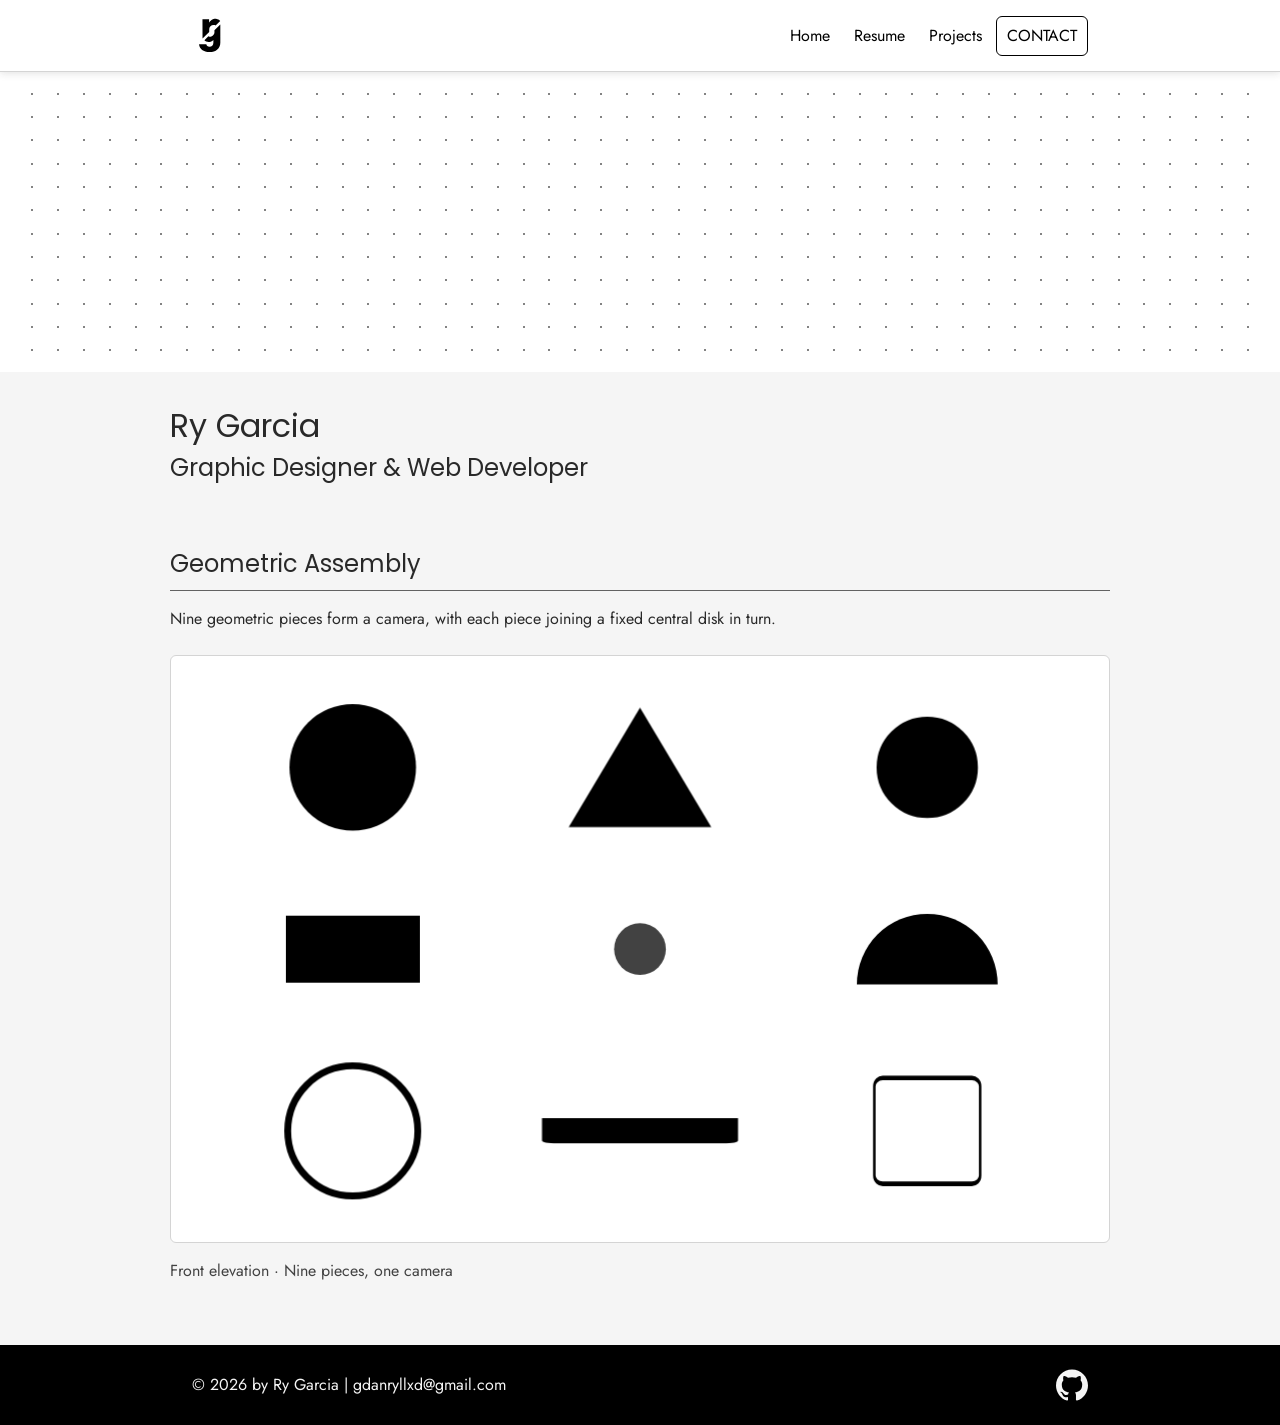
<file: svg-project.html>
<!DOCTYPE html>
<html lang="en">
  <head>
    <meta charset="UTF-8">
    <meta name="viewport" content="width=device-width, initial-scale=1.0">
    <title>SVG Project | Ry Garcia</title>
    <meta name="description" content="Nine geometric pieces transform into a camera in Ry Garcia’s animated SVG study.">
    <link rel="icon" href="logo%20animation/monogram.svg" type="image/svg+xml">

    <link rel="preconnect" href="https://fonts.googleapis.com">
    <link rel="preconnect" href="https://fonts.gstatic.com" crossorigin>
    <link href="https://fonts.googleapis.com/css2?family=Jost:ital,wght@0,100..900;1,100..900&family=Poppins:wght@400;500;600&display=swap" rel="stylesheet">

    <link rel="stylesheet" href="css/styles.css">
    <link rel="stylesheet" href="css/svg-project.css">
  </head>

    <body class="svg-page resume">
    <a class="skip-link" href="#main-content">Skip to content</a>
      <div class="navWrap">
        <a href="index.html" class="navLogo" aria-label="Home">
          <svg class="logo" viewBox="0 0 500 500" role="img" aria-label="Ry Garcia monogram">
            <path class="logo-g" d="M280.364,178.832c.059,8.185.182,16.949.182,23.941,0,30.855-29.593,56.183-61.036,56.183-6.953,0-11.017-1.473-14.735-4.535l-49.396,49.396c11.145,12.104,33.011,21.149,50.374,21.149,29.133,0,41.964-6.332,60.46-25.448h.923v35.435c0,32.635-21.731,49.42-47.626,49.42-24.506,0-37.915-12.589-40.227-31.703h-91.092c5.085,57.347,54.099,97.908,131.319,97.908,79.532,0,134.557-44.757,134.557-120.287V105.129l-73.703,73.703Z"></path>
            <path class="logo-r" d="M131.656,282.285l83.306-83.305.556-36.054c0-27.744,23.435-49.475,54.083-49.475,11.64,0,18.456,2.064,25.304,5.587l57.84-57.84c-9.138-9.321-16.112-13.548-22.907-17.027-9.123-4.065-14.662-5.293-19.506-6.321-8.775-1.862-15.678-2.05-17.744-2.081-16.878-.254-30.786,5.124-37.82,8.492-14.78,7.078-28.645,18.927-39.7,36.821h-1.351v-40.69h-82.93l.846,235.604.025,6.288Z"></path>
          </svg>
        </a>
        <input type="checkbox" id="navToggle" class="navToggle" aria-label="Toggle navigation" aria-controls="primaryNavigation" >
        <label for="navToggle" class="navToggleLabel"><span></span></label>
        <nav id="primaryNavigation" aria-label="Primary navigation">
          <ul>
            <li><a href="index.html">Home</a></li>
            <li><a href="resume.html">Resume</a></li>
            <li><a href="projects.html">Projects</a></li>
            <li><button type="button" class="btn" popovertarget="contactPopover">Contact</button></li>
          </ul>
        </nav>
      </div>

    <div id="contactPopover" popover role="dialog" aria-labelledby="contactHeading">
      <div class="card">
        <img src="images/ry-garcia.webp" alt="Ry Garcia" width="384" height="512" decoding="async">
        <div class="contact-details">
          <h2 id="contactHeading">Ry Garcia</h2>
          <p class="contact-bio">
            I’m a graphic design and web development student who enjoys learning
            new skills, exploring creative ideas, and building websites that are
            both creative and functional.
          </p>
          <p><a href="mailto:gdanryllxd@gmail.com">gdanryllxd@gmail.com</a></p>
        </div>
        <button type="button" popovertarget="contactPopover" popovertargetaction="hide" aria-label="Close contact" autofocus>&#215;</button>
      </div>
    </div>

        <header>
          <div class="banner-field" aria-hidden="true">
            <div class="banner-row" style="--row: 0">
              <span class="banner-dot"></span><span class="banner-dot"></span><span class="banner-dot"></span><span class="banner-dot"></span><span class="banner-dot"></span><span class="banner-dot"></span><span class="banner-dot"></span><span class="banner-dot"></span><span class="banner-dot"></span><span class="banner-dot"></span><span class="banner-dot"></span><span class="banner-dot"></span><span class="banner-dot"></span><span class="banner-dot"></span><span class="banner-dot"></span><span class="banner-dot"></span>
              <span class="banner-dot"></span><span class="banner-dot"></span><span class="banner-dot"></span><span class="banner-dot"></span><span class="banner-dot"></span><span class="banner-dot"></span><span class="banner-dot"></span><span class="banner-dot"></span><span class="banner-dot"></span><span class="banner-dot"></span><span class="banner-dot"></span><span class="banner-dot"></span><span class="banner-dot"></span><span class="banner-dot"></span><span class="banner-dot"></span><span class="banner-dot"></span>
              <span class="banner-dot"></span><span class="banner-dot"></span><span class="banner-dot"></span><span class="banner-dot"></span><span class="banner-dot"></span><span class="banner-dot"></span><span class="banner-dot"></span><span class="banner-dot"></span><span class="banner-dot"></span><span class="banner-dot"></span><span class="banner-dot"></span><span class="banner-dot"></span><span class="banner-dot"></span><span class="banner-dot"></span><span class="banner-dot"></span><span class="banner-dot"></span>
            </div>
            <div class="banner-row" style="--row: 1">
              <span class="banner-dot"></span><span class="banner-dot"></span><span class="banner-dot"></span><span class="banner-dot"></span><span class="banner-dot"></span><span class="banner-dot"></span><span class="banner-dot"></span><span class="banner-dot"></span><span class="banner-dot"></span><span class="banner-dot"></span><span class="banner-dot"></span><span class="banner-dot"></span><span class="banner-dot"></span><span class="banner-dot"></span><span class="banner-dot"></span><span class="banner-dot"></span>
              <span class="banner-dot"></span><span class="banner-dot"></span><span class="banner-dot"></span><span class="banner-dot"></span><span class="banner-dot"></span><span class="banner-dot"></span><span class="banner-dot"></span><span class="banner-dot"></span><span class="banner-dot"></span><span class="banner-dot"></span><span class="banner-dot"></span><span class="banner-dot"></span><span class="banner-dot"></span><span class="banner-dot"></span><span class="banner-dot"></span><span class="banner-dot"></span>
              <span class="banner-dot"></span><span class="banner-dot"></span><span class="banner-dot"></span><span class="banner-dot"></span><span class="banner-dot"></span><span class="banner-dot"></span><span class="banner-dot"></span><span class="banner-dot"></span><span class="banner-dot"></span><span class="banner-dot"></span><span class="banner-dot"></span><span class="banner-dot"></span><span class="banner-dot"></span><span class="banner-dot"></span><span class="banner-dot"></span><span class="banner-dot"></span>
            </div>
            <div class="banner-row" style="--row: 2">
              <span class="banner-dot"></span><span class="banner-dot"></span><span class="banner-dot"></span><span class="banner-dot"></span><span class="banner-dot"></span><span class="banner-dot"></span><span class="banner-dot"></span><span class="banner-dot"></span><span class="banner-dot"></span><span class="banner-dot"></span><span class="banner-dot"></span><span class="banner-dot"></span><span class="banner-dot"></span><span class="banner-dot"></span><span class="banner-dot"></span><span class="banner-dot"></span>
              <span class="banner-dot"></span><span class="banner-dot"></span><span class="banner-dot"></span><span class="banner-dot"></span><span class="banner-dot"></span><span class="banner-dot"></span><span class="banner-dot"></span><span class="banner-dot"></span><span class="banner-dot"></span><span class="banner-dot"></span><span class="banner-dot"></span><span class="banner-dot"></span><span class="banner-dot"></span><span class="banner-dot"></span><span class="banner-dot"></span><span class="banner-dot"></span>
              <span class="banner-dot"></span><span class="banner-dot"></span><span class="banner-dot"></span><span class="banner-dot"></span><span class="banner-dot"></span><span class="banner-dot"></span><span class="banner-dot"></span><span class="banner-dot"></span><span class="banner-dot"></span><span class="banner-dot"></span><span class="banner-dot"></span><span class="banner-dot"></span><span class="banner-dot"></span><span class="banner-dot"></span><span class="banner-dot"></span><span class="banner-dot"></span>
            </div>
            <div class="banner-row" style="--row: 3">
              <span class="banner-dot"></span><span class="banner-dot"></span><span class="banner-dot"></span><span class="banner-dot"></span><span class="banner-dot"></span><span class="banner-dot"></span><span class="banner-dot"></span><span class="banner-dot"></span><span class="banner-dot"></span><span class="banner-dot"></span><span class="banner-dot"></span><span class="banner-dot"></span><span class="banner-dot"></span><span class="banner-dot"></span><span class="banner-dot"></span><span class="banner-dot"></span>
              <span class="banner-dot"></span><span class="banner-dot"></span><span class="banner-dot"></span><span class="banner-dot"></span><span class="banner-dot"></span><span class="banner-dot"></span><span class="banner-dot"></span><span class="banner-dot"></span><span class="banner-dot"></span><span class="banner-dot"></span><span class="banner-dot"></span><span class="banner-dot"></span><span class="banner-dot"></span><span class="banner-dot"></span><span class="banner-dot"></span><span class="banner-dot"></span>
              <span class="banner-dot"></span><span class="banner-dot"></span><span class="banner-dot"></span><span class="banner-dot"></span><span class="banner-dot"></span><span class="banner-dot"></span><span class="banner-dot"></span><span class="banner-dot"></span><span class="banner-dot"></span><span class="banner-dot"></span><span class="banner-dot"></span><span class="banner-dot"></span><span class="banner-dot"></span><span class="banner-dot"></span><span class="banner-dot"></span><span class="banner-dot"></span>
            </div>
            <div class="banner-row" style="--row: 4">
              <span class="banner-dot"></span><span class="banner-dot"></span><span class="banner-dot"></span><span class="banner-dot"></span><span class="banner-dot"></span><span class="banner-dot"></span><span class="banner-dot"></span><span class="banner-dot"></span><span class="banner-dot"></span><span class="banner-dot"></span><span class="banner-dot"></span><span class="banner-dot"></span><span class="banner-dot"></span><span class="banner-dot"></span><span class="banner-dot"></span><span class="banner-dot"></span>
              <span class="banner-dot"></span><span class="banner-dot"></span><span class="banner-dot"></span><span class="banner-dot"></span><span class="banner-dot"></span><span class="banner-dot"></span><span class="banner-dot"></span><span class="banner-dot"></span><span class="banner-dot"></span><span class="banner-dot"></span><span class="banner-dot"></span><span class="banner-dot"></span><span class="banner-dot"></span><span class="banner-dot"></span><span class="banner-dot"></span><span class="banner-dot"></span>
              <span class="banner-dot"></span><span class="banner-dot"></span><span class="banner-dot"></span><span class="banner-dot"></span><span class="banner-dot"></span><span class="banner-dot"></span><span class="banner-dot"></span><span class="banner-dot"></span><span class="banner-dot"></span><span class="banner-dot"></span><span class="banner-dot"></span><span class="banner-dot"></span><span class="banner-dot"></span><span class="banner-dot"></span><span class="banner-dot"></span><span class="banner-dot"></span>
            </div>
            <div class="banner-row" style="--row: 5">
              <span class="banner-dot"></span><span class="banner-dot"></span><span class="banner-dot"></span><span class="banner-dot"></span><span class="banner-dot"></span><span class="banner-dot"></span><span class="banner-dot"></span><span class="banner-dot"></span><span class="banner-dot"></span><span class="banner-dot"></span><span class="banner-dot"></span><span class="banner-dot"></span><span class="banner-dot"></span><span class="banner-dot"></span><span class="banner-dot"></span><span class="banner-dot"></span>
              <span class="banner-dot"></span><span class="banner-dot"></span><span class="banner-dot"></span><span class="banner-dot"></span><span class="banner-dot"></span><span class="banner-dot"></span><span class="banner-dot"></span><span class="banner-dot"></span><span class="banner-dot"></span><span class="banner-dot"></span><span class="banner-dot"></span><span class="banner-dot"></span><span class="banner-dot"></span><span class="banner-dot"></span><span class="banner-dot"></span><span class="banner-dot"></span>
              <span class="banner-dot"></span><span class="banner-dot"></span><span class="banner-dot"></span><span class="banner-dot"></span><span class="banner-dot"></span><span class="banner-dot"></span><span class="banner-dot"></span><span class="banner-dot"></span><span class="banner-dot"></span><span class="banner-dot"></span><span class="banner-dot"></span><span class="banner-dot"></span><span class="banner-dot"></span><span class="banner-dot"></span><span class="banner-dot"></span><span class="banner-dot"></span>
            </div>
            <div class="banner-row" style="--row: 6">
              <span class="banner-dot"></span><span class="banner-dot"></span><span class="banner-dot"></span><span class="banner-dot"></span><span class="banner-dot"></span><span class="banner-dot"></span><span class="banner-dot"></span><span class="banner-dot"></span><span class="banner-dot"></span><span class="banner-dot"></span><span class="banner-dot"></span><span class="banner-dot"></span><span class="banner-dot"></span><span class="banner-dot"></span><span class="banner-dot"></span><span class="banner-dot"></span>
              <span class="banner-dot"></span><span class="banner-dot"></span><span class="banner-dot"></span><span class="banner-dot"></span><span class="banner-dot"></span><span class="banner-dot"></span><span class="banner-dot"></span><span class="banner-dot"></span><span class="banner-dot"></span><span class="banner-dot"></span><span class="banner-dot"></span><span class="banner-dot"></span><span class="banner-dot"></span><span class="banner-dot"></span><span class="banner-dot"></span><span class="banner-dot"></span>
              <span class="banner-dot"></span><span class="banner-dot"></span><span class="banner-dot"></span><span class="banner-dot"></span><span class="banner-dot"></span><span class="banner-dot"></span><span class="banner-dot"></span><span class="banner-dot"></span><span class="banner-dot"></span><span class="banner-dot"></span><span class="banner-dot"></span><span class="banner-dot"></span><span class="banner-dot"></span><span class="banner-dot"></span><span class="banner-dot"></span><span class="banner-dot"></span>
            </div>
            <div class="banner-row" style="--row: 7">
              <span class="banner-dot"></span><span class="banner-dot"></span><span class="banner-dot"></span><span class="banner-dot"></span><span class="banner-dot"></span><span class="banner-dot"></span><span class="banner-dot"></span><span class="banner-dot"></span><span class="banner-dot"></span><span class="banner-dot"></span><span class="banner-dot"></span><span class="banner-dot"></span><span class="banner-dot"></span><span class="banner-dot"></span><span class="banner-dot"></span><span class="banner-dot"></span>
              <span class="banner-dot"></span><span class="banner-dot"></span><span class="banner-dot"></span><span class="banner-dot"></span><span class="banner-dot"></span><span class="banner-dot"></span><span class="banner-dot"></span><span class="banner-dot"></span><span class="banner-dot"></span><span class="banner-dot"></span><span class="banner-dot"></span><span class="banner-dot"></span><span class="banner-dot"></span><span class="banner-dot"></span><span class="banner-dot"></span><span class="banner-dot"></span>
              <span class="banner-dot"></span><span class="banner-dot"></span><span class="banner-dot"></span><span class="banner-dot"></span><span class="banner-dot"></span><span class="banner-dot"></span><span class="banner-dot"></span><span class="banner-dot"></span><span class="banner-dot"></span><span class="banner-dot"></span><span class="banner-dot"></span><span class="banner-dot"></span><span class="banner-dot"></span><span class="banner-dot"></span><span class="banner-dot"></span><span class="banner-dot"></span>
            </div>
            <div class="banner-row" style="--row: 8">
              <span class="banner-dot"></span><span class="banner-dot"></span><span class="banner-dot"></span><span class="banner-dot"></span><span class="banner-dot"></span><span class="banner-dot"></span><span class="banner-dot"></span><span class="banner-dot"></span><span class="banner-dot"></span><span class="banner-dot"></span><span class="banner-dot"></span><span class="banner-dot"></span><span class="banner-dot"></span><span class="banner-dot"></span><span class="banner-dot"></span><span class="banner-dot"></span>
              <span class="banner-dot"></span><span class="banner-dot"></span><span class="banner-dot"></span><span class="banner-dot"></span><span class="banner-dot"></span><span class="banner-dot"></span><span class="banner-dot"></span><span class="banner-dot"></span><span class="banner-dot"></span><span class="banner-dot"></span><span class="banner-dot"></span><span class="banner-dot"></span><span class="banner-dot"></span><span class="banner-dot"></span><span class="banner-dot"></span><span class="banner-dot"></span>
              <span class="banner-dot"></span><span class="banner-dot"></span><span class="banner-dot"></span><span class="banner-dot"></span><span class="banner-dot"></span><span class="banner-dot"></span><span class="banner-dot"></span><span class="banner-dot"></span><span class="banner-dot"></span><span class="banner-dot"></span><span class="banner-dot"></span><span class="banner-dot"></span><span class="banner-dot"></span><span class="banner-dot"></span><span class="banner-dot"></span><span class="banner-dot"></span>
            </div>
            <div class="banner-row" style="--row: 9">
              <span class="banner-dot"></span><span class="banner-dot"></span><span class="banner-dot"></span><span class="banner-dot"></span><span class="banner-dot"></span><span class="banner-dot"></span><span class="banner-dot"></span><span class="banner-dot"></span><span class="banner-dot"></span><span class="banner-dot"></span><span class="banner-dot"></span><span class="banner-dot"></span><span class="banner-dot"></span><span class="banner-dot"></span><span class="banner-dot"></span><span class="banner-dot"></span>
              <span class="banner-dot"></span><span class="banner-dot"></span><span class="banner-dot"></span><span class="banner-dot"></span><span class="banner-dot"></span><span class="banner-dot"></span><span class="banner-dot"></span><span class="banner-dot"></span><span class="banner-dot"></span><span class="banner-dot"></span><span class="banner-dot"></span><span class="banner-dot"></span><span class="banner-dot"></span><span class="banner-dot"></span><span class="banner-dot"></span><span class="banner-dot"></span>
              <span class="banner-dot"></span><span class="banner-dot"></span><span class="banner-dot"></span><span class="banner-dot"></span><span class="banner-dot"></span><span class="banner-dot"></span><span class="banner-dot"></span><span class="banner-dot"></span><span class="banner-dot"></span><span class="banner-dot"></span><span class="banner-dot"></span><span class="banner-dot"></span><span class="banner-dot"></span><span class="banner-dot"></span><span class="banner-dot"></span><span class="banner-dot"></span>
            </div>
            <div class="banner-row" style="--row: 10">
              <span class="banner-dot"></span><span class="banner-dot"></span><span class="banner-dot"></span><span class="banner-dot"></span><span class="banner-dot"></span><span class="banner-dot"></span><span class="banner-dot"></span><span class="banner-dot"></span><span class="banner-dot"></span><span class="banner-dot"></span><span class="banner-dot"></span><span class="banner-dot"></span><span class="banner-dot"></span><span class="banner-dot"></span><span class="banner-dot"></span><span class="banner-dot"></span>
              <span class="banner-dot"></span><span class="banner-dot"></span><span class="banner-dot"></span><span class="banner-dot"></span><span class="banner-dot"></span><span class="banner-dot"></span><span class="banner-dot"></span><span class="banner-dot"></span><span class="banner-dot"></span><span class="banner-dot"></span><span class="banner-dot"></span><span class="banner-dot"></span><span class="banner-dot"></span><span class="banner-dot"></span><span class="banner-dot"></span><span class="banner-dot"></span>
              <span class="banner-dot"></span><span class="banner-dot"></span><span class="banner-dot"></span><span class="banner-dot"></span><span class="banner-dot"></span><span class="banner-dot"></span><span class="banner-dot"></span><span class="banner-dot"></span><span class="banner-dot"></span><span class="banner-dot"></span><span class="banner-dot"></span><span class="banner-dot"></span><span class="banner-dot"></span><span class="banner-dot"></span><span class="banner-dot"></span><span class="banner-dot"></span>
            </div>
            <div class="banner-row" style="--row: 11">
              <span class="banner-dot"></span><span class="banner-dot"></span><span class="banner-dot"></span><span class="banner-dot"></span><span class="banner-dot"></span><span class="banner-dot"></span><span class="banner-dot"></span><span class="banner-dot"></span><span class="banner-dot"></span><span class="banner-dot"></span><span class="banner-dot"></span><span class="banner-dot"></span><span class="banner-dot"></span><span class="banner-dot"></span><span class="banner-dot"></span><span class="banner-dot"></span>
              <span class="banner-dot"></span><span class="banner-dot"></span><span class="banner-dot"></span><span class="banner-dot"></span><span class="banner-dot"></span><span class="banner-dot"></span><span class="banner-dot"></span><span class="banner-dot"></span><span class="banner-dot"></span><span class="banner-dot"></span><span class="banner-dot"></span><span class="banner-dot"></span><span class="banner-dot"></span><span class="banner-dot"></span><span class="banner-dot"></span><span class="banner-dot"></span>
              <span class="banner-dot"></span><span class="banner-dot"></span><span class="banner-dot"></span><span class="banner-dot"></span><span class="banner-dot"></span><span class="banner-dot"></span><span class="banner-dot"></span><span class="banner-dot"></span><span class="banner-dot"></span><span class="banner-dot"></span><span class="banner-dot"></span><span class="banner-dot"></span><span class="banner-dot"></span><span class="banner-dot"></span><span class="banner-dot"></span><span class="banner-dot"></span>
            </div>
          </div>
          <div class="content-wrapper">
            <h1>Ry Garcia</h1>
            <p class="site-subtitle">Graphic Designer &amp; Web Developer</p>
          </div>
        </header>

        <main id="main-content" class="content-wrapper" tabindex="-1">
        <!-- SVG project content. -->
        <section class="resume-section svg-project" aria-labelledby="svg-project-heading">
          <h2 id="svg-project-heading">Geometric Assembly</h2>
          <p>Nine geometric pieces form a camera, with each piece joining a fixed central disk in turn.</p>
          <figure class="svg-study">
            <div class="svg-stage">
              <svg class="geometric-art" xmlns="http://www.w3.org/2000/svg" viewBox="0 0 800 500" role="img" aria-labelledby="art-title art-description">
                <title id="art-title">Nine-piece camera metamorphosis</title>
                <desc id="art-description">Nine pieces begin in a three-by-three grid. Eight shapes move and transform one at a time around a fixed grey disk, forming a two-tone camera. Grip lines, finder edges, and lens rims draw into place before the shapes return to their grid.</desc>
                <g id="square" class="shape" fill="var(--white)" stroke="var(--black)" stroke-width="8">
                  <rect class="contour" x="232.8" y="168.8" width="334.4" height="182.4" rx="26.4" ry="14.4" />
                </g>
                <path class="shape body-panel" d="M232.8 231.2 H567.2 V336.8 Q567.2 351.2 540.8 351.2 H259.2 Q232.8 351.2 232.8 336.8 Z" fill="var(--black)" />
                <g id="triangle" class="shape" fill="var(--black)">
                  <path class="contour" d="M344.2 170.1 L366.6 117.9 H443.4 L465.8 170.1 Z" />
                </g>
                <g id="semicircle" class="shape" fill="var(--black)">
                  <path d="M84 388 A76 76 0 0 1 236 388 Z" />
                  <path id="grip-first" class="contour engraving" pathLength="1" d="M137 341 H183" />
                  <path id="grip-middle" class="contour engraving" pathLength="1" d="M131 353 H189" />
                  <path id="grip-last" class="contour engraving" pathLength="1" d="M127 365 H193" />
                </g>
                <g id="rectangle" class="shape" fill="var(--black)">
                  <rect x="324" y="312" width="152" height="76" />
                  <path class="contour engraving finder-frame" pathLength="1" d="M340 328 H460 V372 H340 Z" />
                </g>
                <g class="shape lens-mount" stroke="var(--black)">
                  <circle cx="640" cy="350" r="76" fill="var(--white)" stroke-width="8" />
                  <circle class="contour mount-rim" cx="640" cy="350" r="63" fill="none" stroke-width="3" pathLength="1" />
                </g>
                <g id="circle" class="shape" fill="var(--black)">
                  <rect class="contour" x="84" y="74" width="152" height="152" rx="18" />
                </g>
                <g id="rings" class="shape" fill="none" stroke="var(--black)" stroke-width="8">
                  <circle class="contour" cx="640" cy="350" r="50" fill="var(--black)" />
                </g>
                <g class="shape lens-core">
                  <circle class="contour aperture" cx="640" cy="350" r="24" fill="var(--gray-8)" stroke="var(--white)" stroke-width="8" pathLength="1" />
                </g>
              </svg>
            </div>
            <figcaption>Front elevation · Nine pieces, one camera</figcaption>
          </figure>
        </section>
      </main>

      <!-- Footer and social links. -->
      <footer>
        <p>
          © 2026 by Ry Garcia |
          <a href="mailto:gdanryllxd@gmail.com">gdanryllxd@gmail.com</a>
        </p>

        <ul class="socials">
        <li>
          <a href="https://github.com/rydoesart/ry_garcia_resume" target="_blank" rel="noopener" aria-label="GitHub repository">
            <svg class="github-icon" viewBox="0 0 24 24" aria-hidden="true" focusable="false">
              <path fill="currentColor" d="M12 .297c-6.63 0-12 5.373-12 12 0 5.303 3.438 9.8 8.205 11.385.6.113.82-.258.82-.577 0-.285-.01-1.04-.015-2.04-3.338.724-4.042-1.61-4.042-1.61-.546-1.387-1.333-1.756-1.333-1.756-1.09-.745.083-.73.083-.73 1.205.084 1.84 1.237 1.84 1.237 1.07 1.835 2.807 1.305 3.492.998.108-.776.418-1.305.762-1.605-2.665-.3-5.467-1.334-5.467-5.931 0-1.31.469-2.381 1.235-3.221-.124-.303-.535-1.524.117-3.176 0 0 1.008-.322 3.3 1.23.957-.266 1.983-.399 3.003-.404 1.02.005 2.047.138 3.006.404 2.29-1.552 3.295-1.23 3.295-1.23.655 1.652.243 2.873.12 3.176.77.84 1.232 1.911 1.232 3.221 0 4.609-2.807 5.628-5.479 5.921.43.372.823 1.102.823 2.222 0 1.606-.015 2.903-.015 3.297 0 .322.216.694.825.576C20.565 22.092 24 17.592 24 12.297c0-6.627-5.373-12-12-12Z"/>
            </svg>
          </a>
        </li>
      </ul>
      </footer>

    </body>
  </html>
</file>
<file: css/styles.css>
@import "./variables.css";
@import "./global.css";
@import "./navigation.css";
@import "./contact.css";
@import "./footer.css";
@import "./home.css";
@import "./resume.css";

/* Reuse one card layout for all projects. */

.project-wrapper {
    display: grid;
    grid-template-columns: minmax(0, 1fr);
    gap: var(--space-5);
    margin-block-start: var(--space-7);
}

.project-item {
    background: var(--gray-1);
    border: var(--border-thin) solid var(--gray-3);
    border-radius: var(--radius-card);
    box-shadow: 0 var(--space-3) var(--space-7) oklch(from var(--gray-9) l c h / 24%);
    display: grid;
    grid-template-rows: subgrid;
    grid-row: span 4;
    row-gap: var(--space-3);
    margin: 0;
    min-inline-size: 0;
    padding: var(--space-5);
}

.project-item img {
    block-size: auto;
    aspect-ratio: 16 / 10;
    display: block;
    inline-size: 100%;
    object-fit: cover;
}

/* Frame the Dimensions thumbnail against black. */

.project-item .dimensions-cover {
    background: var(--black);
    object-position: 50% 56%;
}

.project-item h3 {
    margin: 0;
}

.project-item p {
    margin: 0;
}

.project-item .btn {
    align-self: start;
    background: var(--transparent);
    border: var(--border-thin) solid var(--gray-9);
    border-radius: var(--radius-card);
    color: var(--gray-9);
    font-family: var(--body-font);
    line-height: inherit;
    margin: 0;
    padding: var(--space-button) var(--space-2-5);
    text-align: center;
}

.project-item .btn:hover,
.project-item .btn:focus-visible {
    background: var(--black);
    border-color: var(--black);
    color: var(--white);
}

.corruption-poster img {
    object-position: top;
}

@media screen and (min-width: 40.625rem) {
    .project-wrapper {
        grid-template-columns: repeat(2, 1fr);
    }
}

@media screen and (min-width: 53.75rem) {
    .project-wrapper {
        grid-template-columns: repeat(3, minmax(0, 1fr));
    }
}
</file>
<file: css/dimensions.css>
/* Fit the three motion studies within the shared card layout. */

.dimensions {
    /* Match the stage content width using the shared card layout tokens. */
    --stage-width: calc(min(100vi - var(--space-5) * 2, 30rem) - var(--space-5) * 2 - var(--border-thin) * 4);
    --stage-unit: calc(var(--stage-width) / 100);
    --motion-stroke: var(--border-thin);
    --motion-transition: 650ms;
    --motion-easing: cubic-bezier(0.2, 0.65, 0.3, 1);
}

.dimensions .dimensions-grid {
    grid-template-columns: minmax(0, 1fr);
    gap: var(--space-5);
    margin-inline: auto;
    max-inline-size: 30rem;
}

.dimensions-card {
    box-shadow: none;
    grid-template-rows: auto auto auto 1fr;
    grid-row: auto;
    align-content: start;
}

.dimensions-card h3 {
    font-size: clamp(1rem, 1.8vi, var(--text-md));
    line-height: 1.4;
}

/* Keep study captions visually consistent. */

.dimensions-intro {
    max-inline-size: 36rem;
}

.dimensions-label {
    color: var(--gray-7);
    font-size: 0.875rem;
    letter-spacing: 0.16em;
}

.dimensions-caption {
    color: var(--gray-7);
    font-size: 0.9375rem;
}

/* Contain each study within its own viewport. */

.dimensions-stage {
    aspect-ratio: 4 / 5;
    background: var(--black);
    border: var(--motion-stroke) solid var(--black);
    inline-size: 100%;
    isolation: isolate;
    overflow: hidden;
    position: relative;
}

.dimensions-stage:focus-visible {
    outline: var(--motion-stroke) solid var(--white);
    outline-offset: calc(-1 * var(--space-2));
}

/* Expand the field on hover or keyboard focus. */

.dimensions-stage--field:is(:hover, :focus-visible) .magnetic-field {
    --field-amplitude: calc(var(--stage-unit) * 4);
    transform: rotate(-5deg) scale(1.04);
}

/* Arrange the particles into rows and columns. */

.magnetic-field {
    --field-amplitude: calc(var(--stage-unit) * 2.4);
    display: grid;
    grid-template-rows: repeat(16, minmax(0, 1fr));
    filter: contrast(1.1);
    inset-block: 15%;
    inset-inline: 9%;
    mix-blend-mode: screen;
    position: absolute;
    transform: rotate(-9deg);
    transition: transform var(--motion-transition) var(--motion-easing);
}

.field-row {
    display: grid;
    grid-template-columns: repeat(16, minmax(0, 1fr));
    place-items: center;
}

.field-dot {
    --column: 0;
    --row-strength: calc(0.6 + sin(var(--row) * 12deg) * 0.35);
    animation: field-wave 7.2s ease-in-out infinite;
    animation-delay: calc(var(--column) * -0.24s + var(--row) * -0.17s);
    background: var(--white);
    block-size: clamp(0.0625rem, calc(var(--stage-unit) * 0.65), 0.125rem);
    border-radius: 50%;
    inline-size: clamp(0.0625rem, calc(var(--stage-unit) * 0.65), 0.125rem);
    opacity: 0.65;
}

/* Offset particle motion across the field. */

.field-dot:nth-child(2) { --column: 1; }
.field-dot:nth-child(3) { --column: 2; }
.field-dot:nth-child(4) { --column: 3; }
.field-dot:nth-child(5) { --column: 4; }
.field-dot:nth-child(6) { --column: 5; }
.field-dot:nth-child(7) { --column: 6; }
.field-dot:nth-child(8) { --column: 7; }
.field-dot:nth-child(9) { --column: 8; }
.field-dot:nth-child(10) { --column: 9; }
.field-dot:nth-child(11) { --column: 10; }
.field-dot:nth-child(12) { --column: 11; }
.field-dot:nth-child(13) { --column: 12; }
.field-dot:nth-child(14) { --column: 13; }
.field-dot:nth-child(15) { --column: 14; }
.field-dot:nth-child(16) { --column: 15; }

@keyframes field-wave {
    0%, 100% {
        opacity: 0.35;
        transform: translateY(calc(var(--field-amplitude) * var(--row-strength) * -1)) scale(0.65);
    }

    50% {
        opacity: 0.95;
        transform: translateY(calc(var(--field-amplitude) * var(--row-strength))) scale(1);
    }
}

/* Set the viewing depth for the nested frames. */

.depth-camera {
    inset-block: 0;
    inset-inline: 0;
    perspective: calc(var(--stage-unit) * 80);
    perspective-origin: 50% 50%;
    position: absolute;
    transition: perspective var(--motion-transition) var(--motion-easing);
}

.depth-flight {
    inset-block: 0;
    inset-inline: 0;
    position: absolute;
    transform: rotateX(0deg) rotateY(0deg) translateZ(0);
    transform-style: preserve-3d;
    transition: transform var(--motion-transition) var(--motion-easing);
}

/* Shift the camera on hover or keyboard focus. */

.dimensions-stage--depth:is(:hover, :focus-visible) .depth-camera {
    perspective: calc(var(--stage-unit) * 68);
}

.dimensions-stage--depth:is(:hover, :focus-visible) .depth-flight {
    transform: rotateX(7deg) rotateY(-9deg) translateZ(calc(var(--stage-unit) * 3));
}

/* Space the nested frames along the depth axis. */

.depth-frame {
    animation: depth-travel 16s linear infinite;
    animation-delay: calc(var(--frame) * -1.333333333s);
    block-size: calc(var(--stage-unit) * 62);
    border: var(--motion-stroke) solid oklch(from var(--white) l c h / 75%);
    inline-size: 62%;
    inset-block: 0;
    inset-inline: 0;
    margin-block: auto;
    margin-inline: auto;
    opacity: calc(1 - var(--frame) * 0.06);
    position: absolute;
    transform: translateZ(calc(var(--frame) * var(--stage-unit) * -8)) rotateZ(calc(var(--frame) * 4deg));
}

/* Move each frame through the viewing depth. */

@keyframes depth-travel {
    0% {
        opacity: 0;
        transform: translateZ(calc(var(--stage-unit) * -140)) rotateZ(-12deg) scale(0.35);
    }

    16% { opacity: 0.5; }
    70% { opacity: 0.85; }
    94%, 100% { opacity: 0; }

    100% {
        transform: translateZ(calc(var(--stage-unit) * 60)) rotateZ(36deg) scale(1);
    }
}

/* Interpolate the inherited rotation phase for the original XW projection. */
@property --form-turn {
    syntax: "<angle>";
    inherits: true;
    initial-value: 0deg;
}

@keyframes form-turn {
    to { --form-turn: 360deg; }
}

/* Project the connected four-dimensional structure into the shared viewport. */
.form-camera {
    inset-block: 0;
    inset-inline: 0;
    perspective: var(--stage-width);
    position: absolute;
}

.form-model {
    animation: form-turn 36s linear infinite;
    --form-angle: var(--form-turn, 24deg);
    --form-distance: 3.6;
    --form-unit: calc(var(--stage-unit) * 11.5);
    --form-cos: cos(var(--form-angle));
    --form-sin: sin(var(--form-angle));
    inset-block: 0;
    inset-inline: 0;
    position: absolute;
    transform: rotateX(-20deg) rotateY(30deg) rotateZ(-3deg);
    transform-style: preserve-3d;
    transition: transform var(--motion-transition) var(--motion-easing);
}

/* Pause and expand the structure on pointer hover or keyboard focus. */
.dimensions-stage--form:is(:hover, :focus-visible) .form-model {
    animation-play-state: paused;
    transform: rotateX(-20deg) rotateY(30deg) rotateZ(-3deg) scale(1.12);
}

/* Rotate each endpoint in the XW plane before applying the perspective divide. */
.form-edge,
.form-vertex {
    --a-w: calc(var(--ax) * var(--form-sin) + var(--aw) * var(--form-cos));
    --a-factor: calc(var(--form-distance) / (var(--form-distance) - var(--a-w)));
    --a-x: calc((var(--ax) * var(--form-cos) - var(--aw) * var(--form-sin)) * var(--a-factor));
    --a-y: calc(var(--ay) * var(--a-factor));
    --a-z: calc(var(--az) * var(--a-factor));
    inset-block-start: 50%;
    inset-inline-start: 50%;
    position: absolute;
}

.form-vertex {
    background: var(--white);
    block-size: 0.15rem;
    border-radius: 50%;
    inline-size: 0.15rem;
    transform: translate3d(calc(var(--a-x) * var(--form-unit)), calc(var(--a-y) * var(--form-unit)), calc(var(--a-z) * var(--form-unit)));
    translate: -50% -50%;
}

/* Join projected endpoint pairs with correctly oriented three-dimensional edges. */
.form-edge {
    --b-w: calc(var(--bx) * var(--form-sin) + var(--bw) * var(--form-cos));
    --b-factor: calc(var(--form-distance) / (var(--form-distance) - var(--b-w)));
    --b-x: calc((var(--bx) * var(--form-cos) - var(--bw) * var(--form-sin)) * var(--b-factor));
    --b-y: calc(var(--by) * var(--b-factor));
    --b-z: calc(var(--bz) * var(--b-factor));
    --edge-x: calc(var(--b-x) - var(--a-x));
    --edge-y: calc(var(--b-y) - var(--a-y));
    --edge-z: calc(var(--b-z) - var(--a-z));
    background: var(--white);
    block-size: var(--motion-stroke);
    inline-size: calc(hypot(var(--edge-x), var(--edge-y), var(--edge-z)) * var(--form-unit));
    margin-block-start: calc(var(--motion-stroke) * -0.5);
    transform:
        translate3d(calc(var(--a-x) * var(--form-unit)), calc(var(--a-y) * var(--form-unit)), calc(var(--a-z) * var(--form-unit)))
        rotateZ(atan2(var(--edge-y), var(--edge-x)))
        rotateY(calc(-1 * atan2(var(--edge-z), hypot(var(--edge-x), var(--edge-y)))));
    transform-origin: 0 50%;
}

.form-edge--rear { background: oklch(from var(--white) l c h / 62%); }
.form-edge--connector { background: oklch(from var(--white) l c h / 45%); }

/* Place all three studies beside each other on large screens. */

@media (min-width: 40.625rem) {
    .dimensions {
        --stage-width: calc(min(100vi - var(--space-7) * 2, 30rem) - var(--space-5) * 2 - var(--border-thin) * 4);
    }
}

@media (min-width: 53.75rem) {
    .dimensions {
        --stage-width: calc((min(100vi, var(--content-max-inline-size)) - var(--space-7) * 2 - var(--space-5) * 2) / 3 - var(--space-5) * 2 - var(--border-thin) * 4);
    }

    .dimensions .dimensions-grid {
        grid-template-columns: repeat(3, minmax(0, 1fr));
        max-inline-size: none;
    }
}

/* Reduce the number of particle rows on small screens. */

@media (max-width: 28.125rem) {
    .magnetic-field {
        grid-template-rows: repeat(12, minmax(0, 1fr));
    }

    .field-row:nth-child(n + 13) {
        display: none;
    }
}

/* Keep the studies static when reduced motion is requested. */

@media (prefers-reduced-motion: reduce) {
    .dimensions-stage * {
        animation: none;
        transition: none;
    }

    .field-dot {
        opacity: 0.65;
        transform: translateY(calc(sin(var(--column) * 22deg + var(--row) * 10deg) * var(--stage-unit) * 1.2));
    }

    .form-model {
        --form-turn: 24deg;
    }

    .dimensions-stage--form:is(:hover, :focus-visible) .form-model {
        transform: rotateX(-20deg) rotateY(30deg) rotateZ(-3deg);
    }

    .dimensions-stage--field:is(:hover, :focus-visible) .magnetic-field {
        transform: rotate(-9deg);
    }

    .dimensions-stage--depth:is(:hover, :focus-visible) .depth-camera {
        perspective: calc(var(--stage-unit) * 80);
    }

    .dimensions-stage--depth:is(:hover, :focus-visible) .depth-flight {
        transform: rotateX(0deg) rotateY(0deg) translateZ(0);
    }

}
</file>
<file: css/svg-project.css>
/* Let the opening shape study settle before assembly begins. */
.svg-project {
    --assembly-delay: 450ms;
    --shape-duration: 16s;
}

/* Reuse the site's spacing, borders, and neutral palette. */
.svg-study {
    margin-block: var(--space-6);
    margin-inline: 0;
}

.svg-stage {
    background: var(--white);
    border: var(--border-thin) solid var(--gray-3);
    border-radius: var(--radius-card);
}

.svg-study figcaption {
    margin-block-start: var(--space-4);
    color: var(--gray-8);
}

/* Scale the viewBox within the same wrapper at every screen size. */
.geometric-art {
    display: block;
    inline-size: 100%;
    block-size: auto;
    aspect-ratio: 8 / 5;
}

/* Keep transforms centered on each independent shape. */
/* SVG coordinates use pixels to stay aligned with the viewBox at every display size. */
.geometric-art .shape {
    transform-box: fill-box;
    transform-origin: center;
    transform: var(--camera-pose, none);
    animation: var(--motion) var(--shape-duration) var(--ease-standard) var(--assembly-delay) infinite both;
}

#circle {
    --motion: seat-shutter;
    --shape-pose: translate(-5px, -55px) scale(0.71);
    --camera-pose: translate(120px, 9px) scale(0.34, 0.13);
}

#semicircle {
    --motion: seat-grip;
    --shape-pose: translate(485px, -100px) rotate(0deg) scale(0.79);
    --camera-pose: translate(375px, -90px) rotate(-90deg) scale(1.03, 0.86);
}

#rectangle {
    --motion: seat-finder;
    --shape-pose: translate(-226px, -100px) scale(0.75);
    transform-origin: left center;
    --camera-pose: translate(-60px, -141px) scale(0.3, 0.24);
}

#rings {
    --motion: seat-glass;
    --shape-pose: translate(5px, -255px) scale(0.80);
}

/* Keep the outer cells clear of the assembled camera silhouette. */
.lens-mount {
    --motion: seat-mount;
    --shape-pose: translate(-485px, 55px) scale(0.73);
}

#rings, .lens-mount, .lens-core {
    --camera-pose: translate(-240px, -100px) scale(0.92);
}

/* Expand the lower-right square into the frame behind the seated optics. */
#square {
    --shape-pose: translate(245px, 145px) rotate(0deg) scale(0.27, 0.495);
    --motion: seat-frame;
}
#triangle { --shape-pose: translate(-5px, -49px); --motion: seat-prism; }

/* Keep each contour on its parent’s clock as the silhouette changes. */
@media (prefers-reduced-motion: no-preference) {
    .geometric-art .shape > .contour {
        animation: inherit;
        animation-name: var(--contour-motion, none);
    }
}

#circle .contour { --contour-motion: shutter-profile; }

@keyframes shutter-profile {
    0%, 29%, 94%, 100% { rx: 76px; }
    35%, 92% { rx: 18px; }
}

@keyframes seat-shutter {
    0%, 29%, 94%, 100% { transform: var(--shape-pose); }
    35%, 92% { transform: var(--camera-pose); }
}

/* Split the triangle’s apex into the two top corners of the prism housing. */
#triangle .contour { --contour-motion: prism-profile; }

@keyframes prism-profile {
    0%, 23%, 96%, 100% { d: path("M344.2 195 L405 93 L405 93 L465.8 195 Z"); }
    29%, 94% { d: path("M344.2 170.1 L366.6 117.9 L443.4 117.9 L465.8 170.1 Z"); }
}

@keyframes seat-prism {
    0%, 23%, 96%, 100% { transform: var(--shape-pose); }
    29%, 94% { transform: none; }
}

/* The free-standing bar meets the expanding frame to build the two-tone body. */
.body-panel {
    --shape-pose: translateY(113.8px) scale(0.50, 0.18);
    --motion: seat-panel;
}

@keyframes seat-frame {
    0%, 10%, 100% { transform: var(--shape-pose); }
    17%, 98% { transform: none; }
}

@keyframes seat-panel {
    0%, 17%, 98%, 100% { transform: var(--shape-pose); }
    23%, 96% { transform: none; }
}

/* Keep the center disk fixed while the other eight pieces join its optical axis. */
.lens-core {
    --motion: seat-aperture;
    --shape-pose: var(--camera-pose);
}

@keyframes seat-grip {
    0%, 40%, 90%, 100% { transform: var(--shape-pose); }
    48%, 87% { transform: var(--camera-pose); }
}

@keyframes seat-finder {
    0%, 35%, 92%, 100% { transform: var(--shape-pose); }
    40%, 90% { transform: var(--camera-pose); }
}

@keyframes seat-glass {
    0%, 54%, 84%, 100% { transform: var(--shape-pose); }
    60%, 82% { transform: var(--camera-pose); }
}

@keyframes seat-mount {
    0%, 48%, 87%, 100% { transform: var(--shape-pose); }
    54%, 84% { transform: var(--camera-pose); }
}

@keyframes seat-aperture {
    0%, 60%, 82%, 100% { transform: var(--shape-pose); }
    65%, 80% { transform: var(--camera-pose); }
}

/* Normalize each stroke so its dash travels the full length of the engraving. */
.engraving { fill: none; stroke: var(--white); stroke-width: 4px; stroke-dasharray: 1; }
#grip-first { --contour-motion: draw-first-rib; }
#grip-middle { --contour-motion: draw-middle-rib; }
#grip-last { --contour-motion: draw-last-rib; }

@keyframes draw-first-rib {
    0%, 41%, 90%, 100% { stroke-dashoffset: 1; }
    43%, 89% { stroke-dashoffset: 0; }
}
@keyframes draw-middle-rib {
    0%, 43%, 89%, 100% { stroke-dashoffset: 1; }
    45%, 88% { stroke-dashoffset: 0; }
}
@keyframes draw-last-rib {
    0%, 45%, 88%, 100% { stroke-dashoffset: 1; }
    48%, 87% { stroke-dashoffset: 0; }
}

.mount-rim { --contour-motion: draw-mount; stroke-dasharray: 1.01; }
/* Extend the gap past the closed circle to prevent a residual stroke at the seam. */
.aperture { --contour-motion: draw-aperture; stroke-dasharray: 1.01; }
.finder-frame { --contour-motion: draw-finder; stroke-width: 7px; }

@keyframes draw-finder {
    0%, 36%, 92%, 100% { stroke-dashoffset: 1; }
    40%, 90% { stroke-dashoffset: 0; }
}

@keyframes draw-mount {
    0%, 49%, 87%, 100% { stroke-dashoffset: 1.01; }
    54%, 84% { stroke-dashoffset: 0; }
}
@keyframes draw-aperture {
    0%, 60%, 82%, 100% { stroke-dashoffset: 1.01; }
    65%, 80% { stroke-dashoffset: 0; }
}

/* Show the completed illustration immediately when motion is reduced. */
@media (prefers-reduced-motion: reduce) {
    .geometric-art .shape {
        animation: none;
    }
}
</file>
